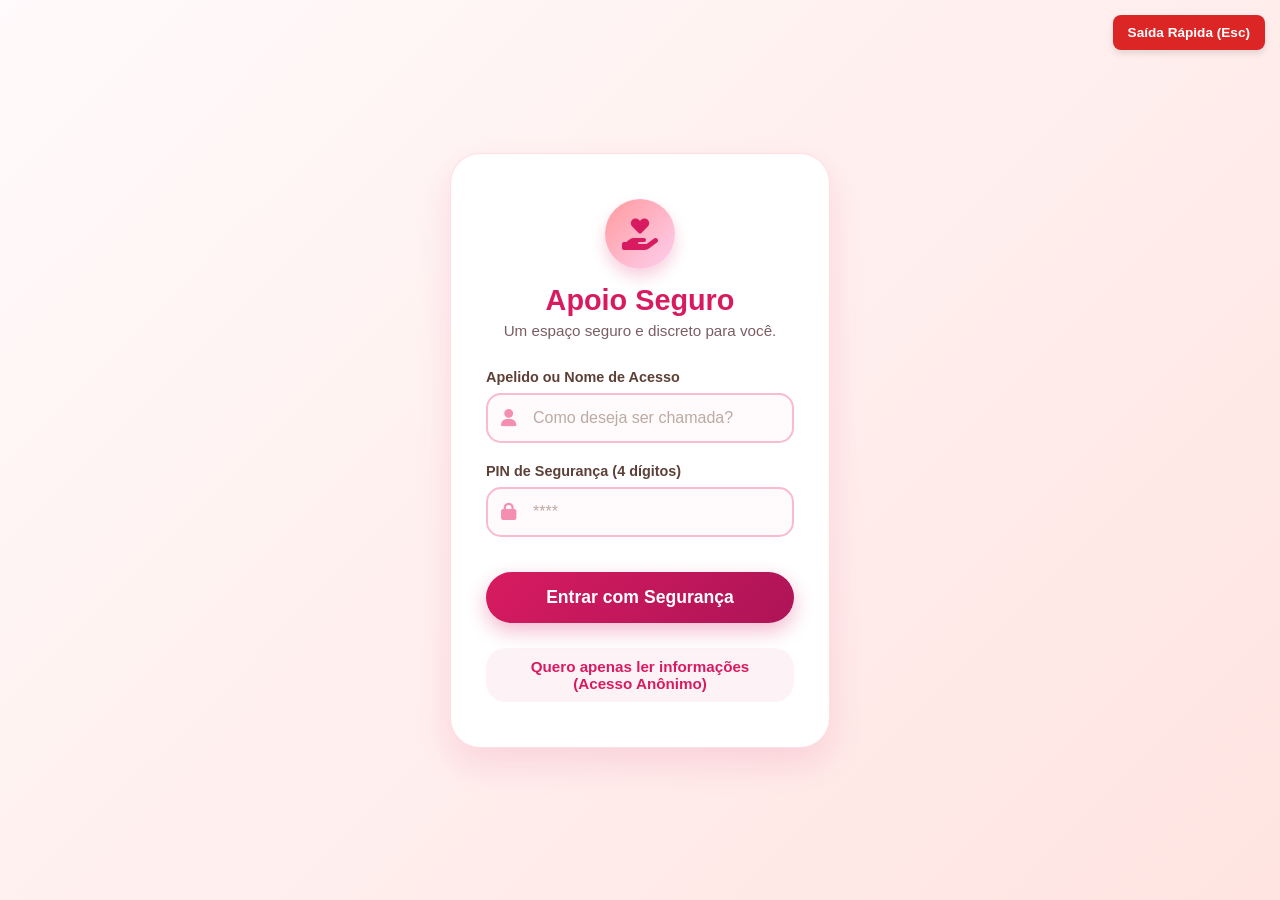
<file: AplicativoTechGirls/index.html>
<!DOCTYPE html>
<html lang="pt-BR">

<head>
    <meta charset="UTF-8">
    <meta name="viewport" content="width=device-width, initial-scale=1.0">
    <title>Apoio Seguro - Entrada</title>

    <link rel="stylesheet" href="https://cdnjs.cloudflare.com/ajax/libs/font-awesome/6.4.0/css/all.min.css">

    <link rel="stylesheet" href="CSS_paste/global.css">
    <link rel="stylesheet" href="CSS_paste/index.css">
</head>

<body class="login-body">
    <button id="quickExitBtn" class="quick-exit-btn" aria-label="Sair rapidamente do site">
        Saída Rápida (Esc)
    </button>

    <main class="login-container">
        <div class="login-card">
            <div class="logo-icon">
                <i class="fa-solid fa-hand-holding-heart"></i>
            </div>

            <h1>Apoio Seguro</h1>
            <p>Um espaço seguro e discreto para você.</p>

            <form id="loginForm">
                <div class="input-group">
                    <label for="nickname">Apelido ou Nome de Acesso</label>
                    <div class="input-wrapper">
                        <i class="fa-solid fa-user input-icon"></i>
                        <input type="text" id="nickname" placeholder="Como deseja ser chamada?" required>
                    </div>
                </div>

                <div class="input-group">
                    <label for="pin">PIN de Segurança (4 dígitos)</label>
                    <div class="input-wrapper">
                        <i class="fa-solid fa-lock input-icon"></i>
                        <input type="password" id="pin" placeholder="****" inputmode="numeric" maxlength="4" required>
                    </div>
                </div>

                <button type="submit" class="btn-primary">Entrar com Segurança</button>
            </form>

            <a href="dashboard.html" class="guest-link">Quero apenas ler informações (Acesso Anônimo)</a>
        </div>
    </main>

    <script src="script.js"></script>
</body>

</html>
</file>
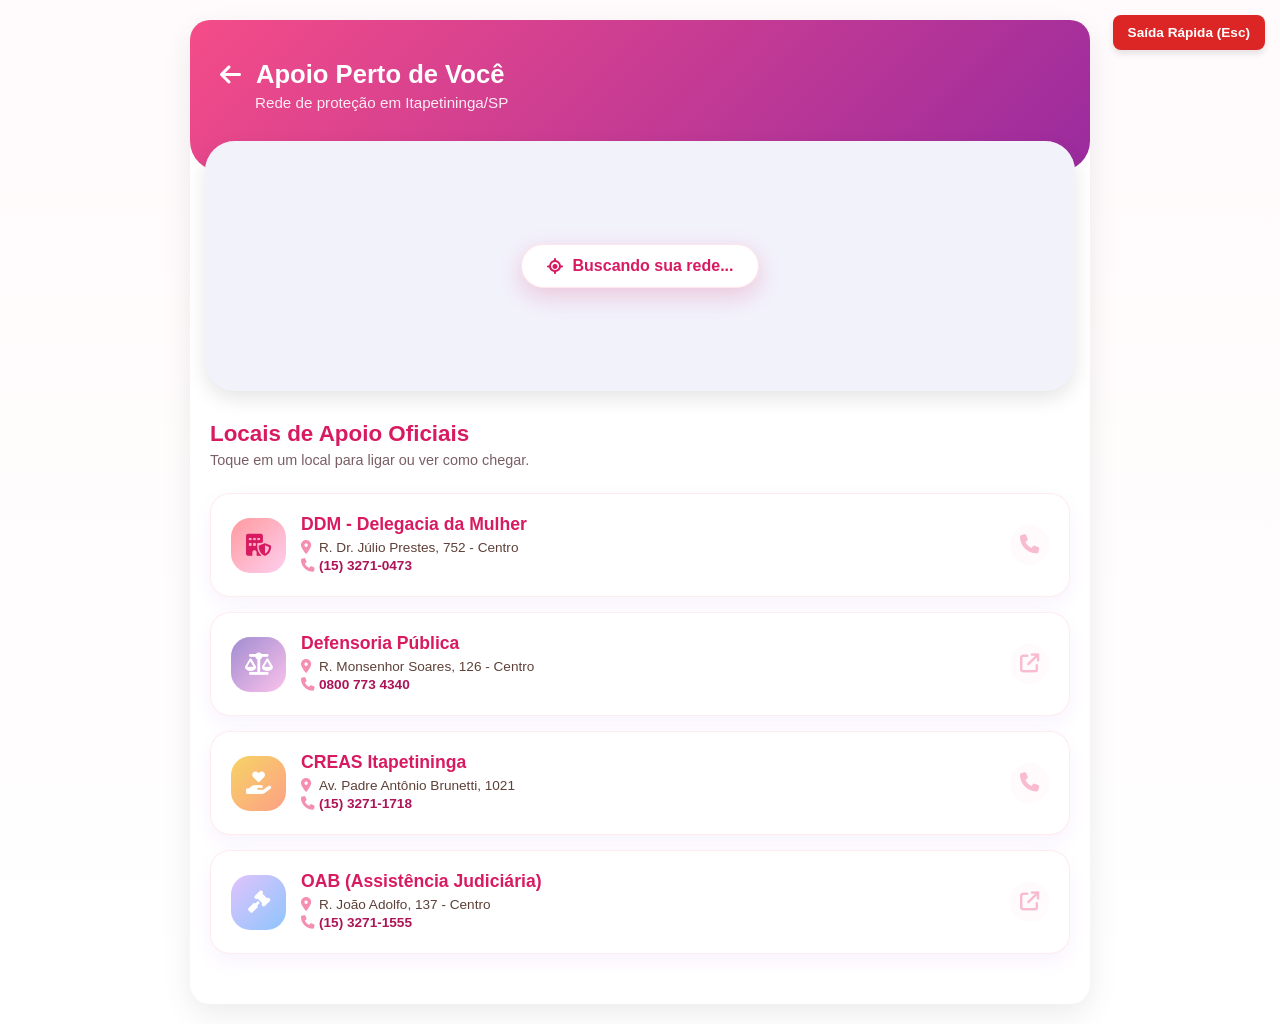
<file: AplicativoTechGirls/apoio.html>
<!DOCTYPE html>
<html lang="pt-BR">

<head>
    <meta charset="UTF-8">
    <meta name="viewport" content="width=device-width, initial-scale=1.0">
    <title>Apoio Seguro - Advocacia e Apoio (Itapetininga)</title>

    <link rel="stylesheet" href="https://cdnjs.cloudflare.com/ajax/libs/font-awesome/6.4.0/css/all.min.css">

    <link rel="stylesheet" href="CSS_paste/global.css">
    <link rel="stylesheet" href="CSS_paste/apoio.css">
</head>

<body class="app-body bg-light-pink-container">
    <button id="quickExitBtn" class="quick-exit-btn" aria-label="Sair rapidamente do site">
        Saída Rápida (Esc)
    </button>

    <main class="app-container no-padding-bottom">

        <header class="app-header header-padrao">
            <div class="header-title-row">
                <a href="dashboard.html" class="btn-voltar-icon" aria-label="Voltar para Início">
                    <i class="fa-solid fa-arrow-left"></i>
                </a>
                <h2>Apoio Perto de Você</h2>
            </div>
            <p class="header-subtitle">Rede de proteção em Itapetininga/SP</p>
        </header>

        <section class="mapa-container">
            <div class="badge-buscando" id="badgeBuscando">
                <i class="fa-solid fa-location-crosshairs icon-spin"></i>
                <span id="textoBuscando">Buscando sua rede...</span>
            </div>
        </section>

        <section class="bottom-sheet">
            <h3 class="sheet-title">Locais de Apoio Oficiais</h3>
            <p class="sheet-desc">Toque em um local para ligar ou ver como chegar.</p>

            <div class="lista-locais">

                <a href="tel:1532710473" class="local-card" title="Ligar para a DDM">
                    <div class="local-icon-box bg-pink">
                        <i class="fa-solid fa-building-shield"></i>
                    </div>
                    <div class="local-info">
                        <h4>DDM - Delegacia da Mulher</h4>
                        <p><i class="fa-solid fa-location-dot"></i> R. Dr. Júlio Prestes, 752 - Centro</p>
                        <p class="local-phone"><i class="fa-solid fa-phone"></i> (15) 3271-0473</p>
                    </div>
                    <i class="fa-solid fa-phone chevron-icon"></i>
                </a>

                <a href="https://www.defensoria.sp.def.br/" target="_blank" class="local-card" title="Ver no Mapa">
                    <div class="local-icon-box bg-purple">
                        <i class="fa-solid fa-scale-balanced"></i>
                    </div>
                    <div class="local-info">
                        <h4>Defensoria Pública</h4>
                        <p><i class="fa-solid fa-location-dot"></i> R. Monsenhor Soares, 126 - Centro</p>
                        <p class="local-phone"><i class="fa-solid fa-phone"></i> 0800 773 4340</p>
                    </div>
                    <i class="fa-solid fa-arrow-up-right-from-square chevron-icon"></i>
                </a>

                <a href="tel:1532711718" class="local-card" title="Ligar para o CREAS">
                    <div class="local-icon-box bg-orange">
                        <i class="fa-solid fa-hand-holding-heart"></i>
                    </div>
                    <div class="local-info">
                        <h4>CREAS Itapetininga</h4>
                        <p><i class="fa-solid fa-location-dot"></i> Av. Padre Antônio Brunetti, 1021</p>
                        <p class="local-phone"><i class="fa-solid fa-phone"></i> (15) 3271-1718</p>
                    </div>
                    <i class="fa-solid fa-phone chevron-icon"></i>
                </a>

                <a href="https://www.oabsp.org.br/subsecao/itapetininga" target="_blank" class="local-card" title="Ver no Mapa">
                    <div class="local-icon-box bg-grey">
                        <i class="fa-solid fa-gavel"></i>
                    </div>
                    <div class="local-info">
                        <h4>OAB (Assistência Judiciária)</h4>
                        <p><i class="fa-solid fa-location-dot"></i> R. João Adolfo, 137 - Centro</p>
                        <p class="local-phone"><i class="fa-solid fa-phone"></i> (15) 3271-1555</p>
                    </div>
                    <i class="fa-solid fa-arrow-up-right-from-square chevron-icon"></i>
                </a>

            </div>
        </section>

    </main>

    <script src="apoio.js"></script>
</body>

</html>
</file>
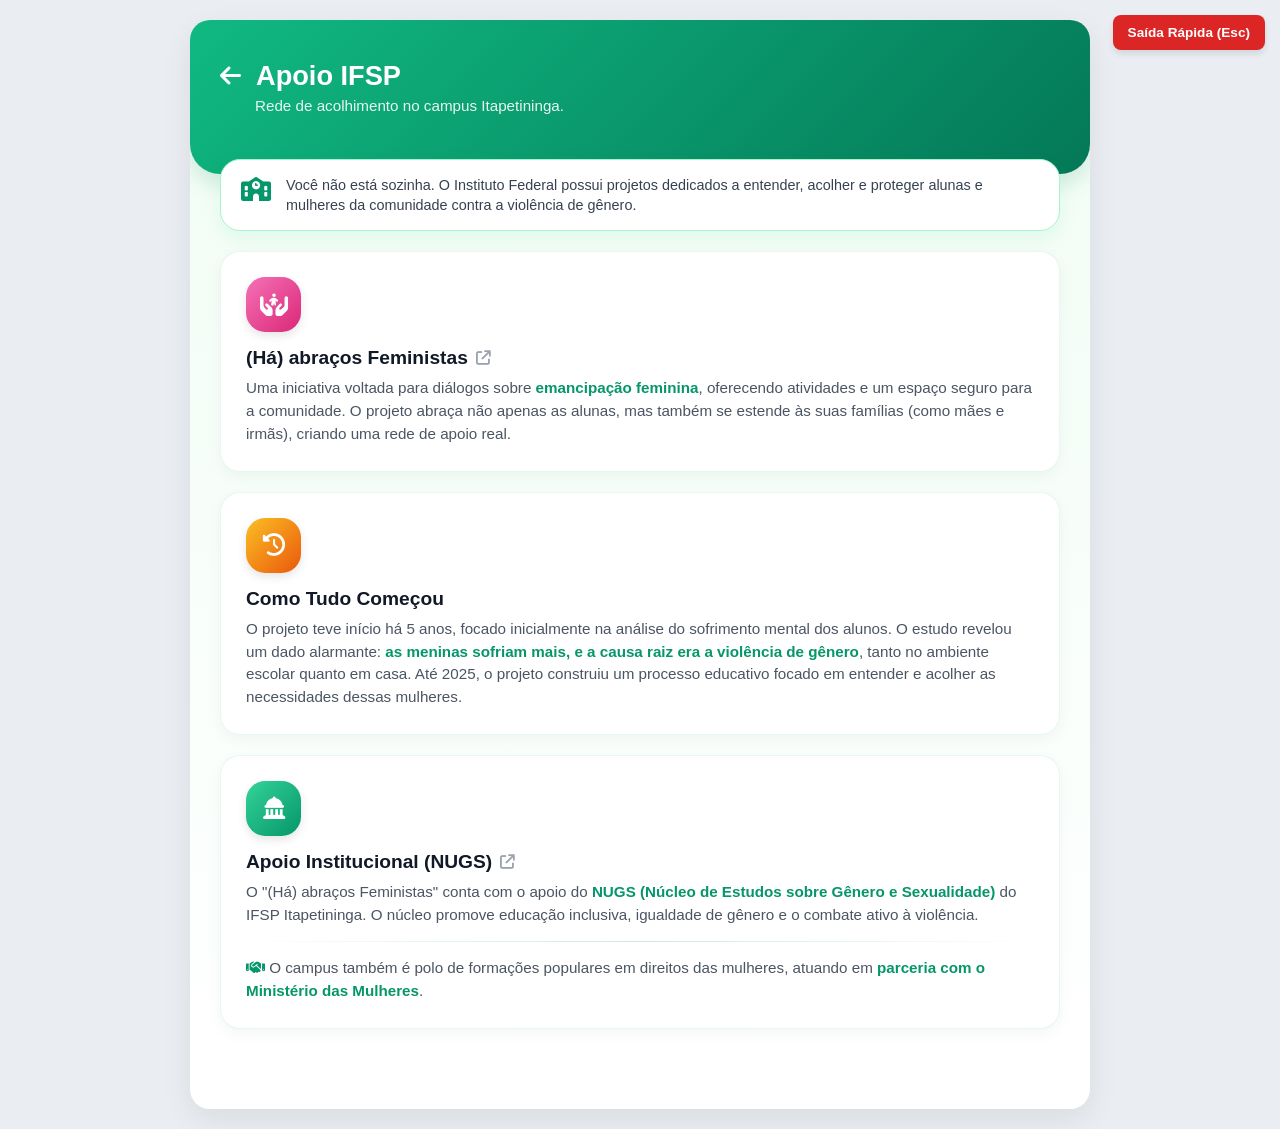
<file: AplicativoTechGirls/apoio_ifsp.html>
<!DOCTYPE html>
<html lang="pt-BR">

<head>
    <meta charset="UTF-8">
    <meta name="viewport" content="width=device-width, initial-scale=1.0">
    <title>Apoio Seguro - Apoio IFSP</title>

    <link rel="stylesheet" href="https://cdnjs.cloudflare.com/ajax/libs/font-awesome/6.4.0/css/all.min.css">
    <link rel="stylesheet" href="CSS_paste/global.css">
    <link rel="stylesheet" href="CSS_paste/apoio_ifsp.css">
</head>

<body class="app-body">
    <button id="quickExitBtn" class="quick-exit-btn" aria-label="Sair rapidamente do site">
        Saída Rápida (Esc)
    </button>

    <main class="app-container bg-light-green-container">

        <header class="app-header header-ifsp">
            <div class="header-title-row">
                <a href="dashboard.html" class="btn-voltar-icon"><i class="fa-solid fa-arrow-left"></i></a>
                <h2>Apoio IFSP</h2>
            </div>
            <p class="header-subtitle">Rede de acolhimento no campus Itapetininga.</p>
        </header>

        <section class="ifsp-content">

            <div class="info-box-ifsp">
                <i class="fa-solid fa-school info-icon-ifsp"></i>
                <p class="ifsp-descricao">
                    Você não está sozinha. O Instituto Federal possui projetos dedicados a entender, acolher e proteger alunas e mulheres da comunidade contra a violência de gênero.
                </p>
            </div>

            <div class="ifsp-card">
                <div class="ifsp-icon-box bg-pink">
                    <i class="fa-solid fa-hands-holding-child"></i>
                </div>
                <div class="ifsp-text">
                    <h3><a href="https://www.instagram.com/habracosfeministas?igsh=MWFvdG5mMXlyMzJkYw==" target="_blank" class="link-instagram">(Há) abraços Feministas <i class="fa-solid fa-arrow-up-right-from-square icone-link"></i></a></h3>
                    <p>
                        Uma iniciativa voltada para diálogos sobre <strong>emancipação feminina</strong>, oferecendo atividades e um espaço seguro para a comunidade. O projeto abraça não apenas as alunas, mas também se estende às suas famílias (como mães
                        e irmãs), criando uma rede de apoio real.
                    </p>
                </div>
            </div>

            <div class="ifsp-card">
                <div class="ifsp-icon-box bg-orange">
                    <i class="fa-solid fa-clock-rotate-left"></i>
                </div>
                <div class="ifsp-text">
                    <h3>Como Tudo Começou</h3>
                    <p>
                        O projeto teve início há 5 anos, focado inicialmente na análise do sofrimento mental dos alunos. O estudo revelou um dado alarmante: <strong>as meninas sofriam mais, e a causa raiz era a violência de gênero</strong>, tanto no ambiente
                        escolar quanto em casa. Até 2025, o projeto construiu um processo educativo focado em entender e acolher as necessidades dessas mulheres.
                    </p>
                </div>
            </div>

            <div class="ifsp-card">
                <div class="ifsp-icon-box bg-green-if">
                    <i class="fa-solid fa-landmark-dome"></i>
                </div>
                <div class="ifsp-text">
                    <h3><a href="https://www.instagram.com/nugs.ifsp?igsh=MTJjMmFwMmR6ZnRtag==" target="_blank" class="link-instagram">Apoio Institucional (NUGS) <i class="fa-solid fa-arrow-up-right-from-square icone-link"></i></a></h3>
                    <p>
                        O "(Há) abraços Feministas" conta com o apoio do <strong>NUGS (Núcleo de Estudos sobre Gênero e Sexualidade)</strong> do IFSP Itapetininga. O núcleo promove educação inclusiva, igualdade de gênero e o combate ativo à violência.
                    </p>
                    <hr class="linha-divisoria">
                    <p>
                        <i class="fa-solid fa-handshake text-green-if"></i> O campus também é polo de formações populares em direitos das mulheres, atuando em <strong>parceria com o Ministério das Mulheres</strong>.
                    </p>
                </div>
            </div>

        </section>
    </main>

    <script src="apoio_ifsp.js"></script>
</body>

</html>
</file>
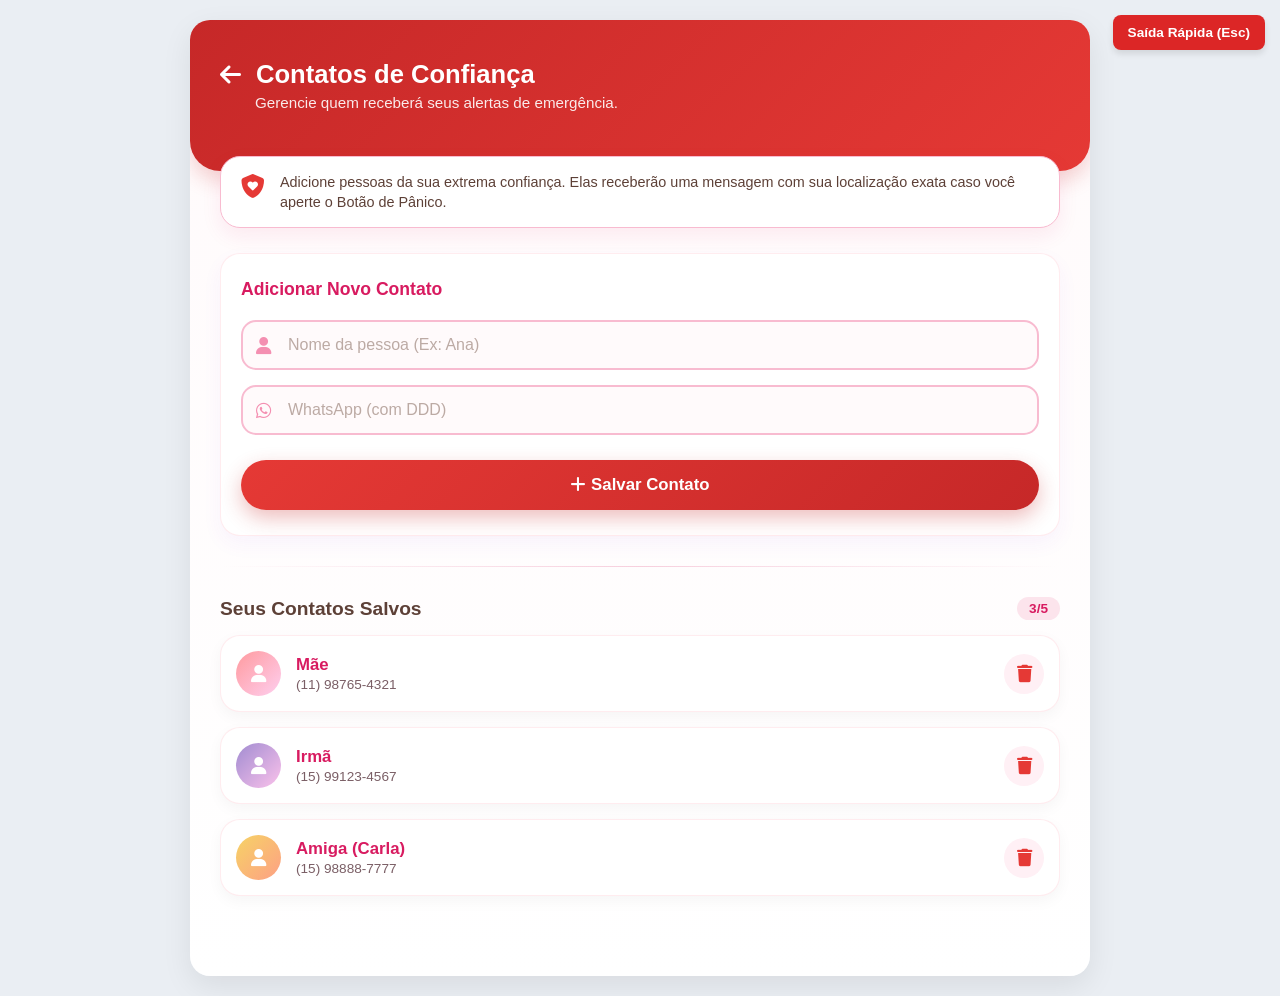
<file: AplicativoTechGirls/contatos.html>
<!DOCTYPE html>
<html lang="pt-BR">

<head>
    <meta charset="UTF-8">
    <meta name="viewport" content="width=device-width, initial-scale=1.0">
    <title>Apoio Seguro - Configurar Contatos</title>

    <link rel="stylesheet" href="https://cdnjs.cloudflare.com/ajax/libs/font-awesome/6.4.0/css/all.min.css">

    <link rel="stylesheet" href="CSS_paste/global.css">
    <link rel="stylesheet" href="CSS_paste/contatos.css">
</head>

<body class="app-body">
    <button id="quickExitBtn" class="quick-exit-btn" aria-label="Sair rapidamente do site">
        Saída Rápida (Esc)
    </button>

    <main class="app-container bg-light-pink-container">

        <header class="app-header header-panico">
            <div class="header-title-row">
                <a href="emergencia.html" class="btn-voltar-icon"><i class="fa-solid fa-arrow-left"></i></a>
                <h2>Contatos de Confiança</h2>
            </div>
            <p class="header-subtitle">Gerencie quem receberá seus alertas de emergência.</p>
        </header>

        <section class="contatos-content">

            <div class="info-box-contatos">
                <i class="fa-solid fa-shield-heart info-icon-contatos"></i>
                <p class="panico-descricao">
                    Adicione pessoas da sua extrema confiança. Elas receberão uma mensagem com sua localização exata caso você aperte o Botão de Pânico.
                </p>
            </div>

            <form id="formContato" class="form-contato">
                <h3 class="form-title">Adicionar Novo Contato</h3>

                <div class="input-wrapper">
                    <i class="fa-solid fa-user"></i>
                    <input type="text" id="nomeContato" class="input-contato" placeholder="Nome da pessoa (Ex: Ana)" required>
                </div>

                <div class="input-wrapper">
                    <i class="fa-brands fa-whatsapp"></i>
                    <input type="tel" id="telefoneContato" class="input-contato" placeholder="WhatsApp (com DDD)" required>
                </div>

                <button type="submit" class="btn-adicionar">
                    <i class="fa-solid fa-plus"></i> Salvar Contato
                </button>
            </form>

            <hr class="divisor">

            <div class="header-lista-contatos">
                <h3 class="section-title">Seus Contatos Salvos</h3>
                <span class="badge-contador">3/5</span>
            </div>

            <div class="lista-contatos" id="listaContatos">
                <div class="contato-card">
                    <div class="contato-avatar bg-pink">
                        <i class="fa-solid fa-user"></i>
                    </div>
                    <div class="contato-info">
                        <h4>Mãe</h4>
                        <p>(11) 98765-4321</p>
                    </div>
                    <button class="btn-remover" title="Remover contato"><i class="fa-solid fa-trash"></i></button>
                </div>

                <div class="contato-card">
                    <div class="contato-avatar bg-purple">
                        <i class="fa-solid fa-user"></i>
                    </div>
                    <div class="contato-info">
                        <h4>Irmã</h4>
                        <p>(15) 99123-4567</p>
                    </div>
                    <button class="btn-remover" title="Remover contato"><i class="fa-solid fa-trash"></i></button>
                </div>

                <div class="contato-card">
                    <div class="contato-avatar bg-orange">
                        <i class="fa-solid fa-user"></i>
                    </div>
                    <div class="contato-info">
                        <h4>Amiga (Carla)</h4>
                        <p>(15) 98888-7777</p>
                    </div>
                    <button class="btn-remover" title="Remover contato"><i class="fa-solid fa-trash"></i></button>
                </div>
            </div>

        </section>
    </main>

    <script src="contatos.js"></script>
</body>

</html>
</file>
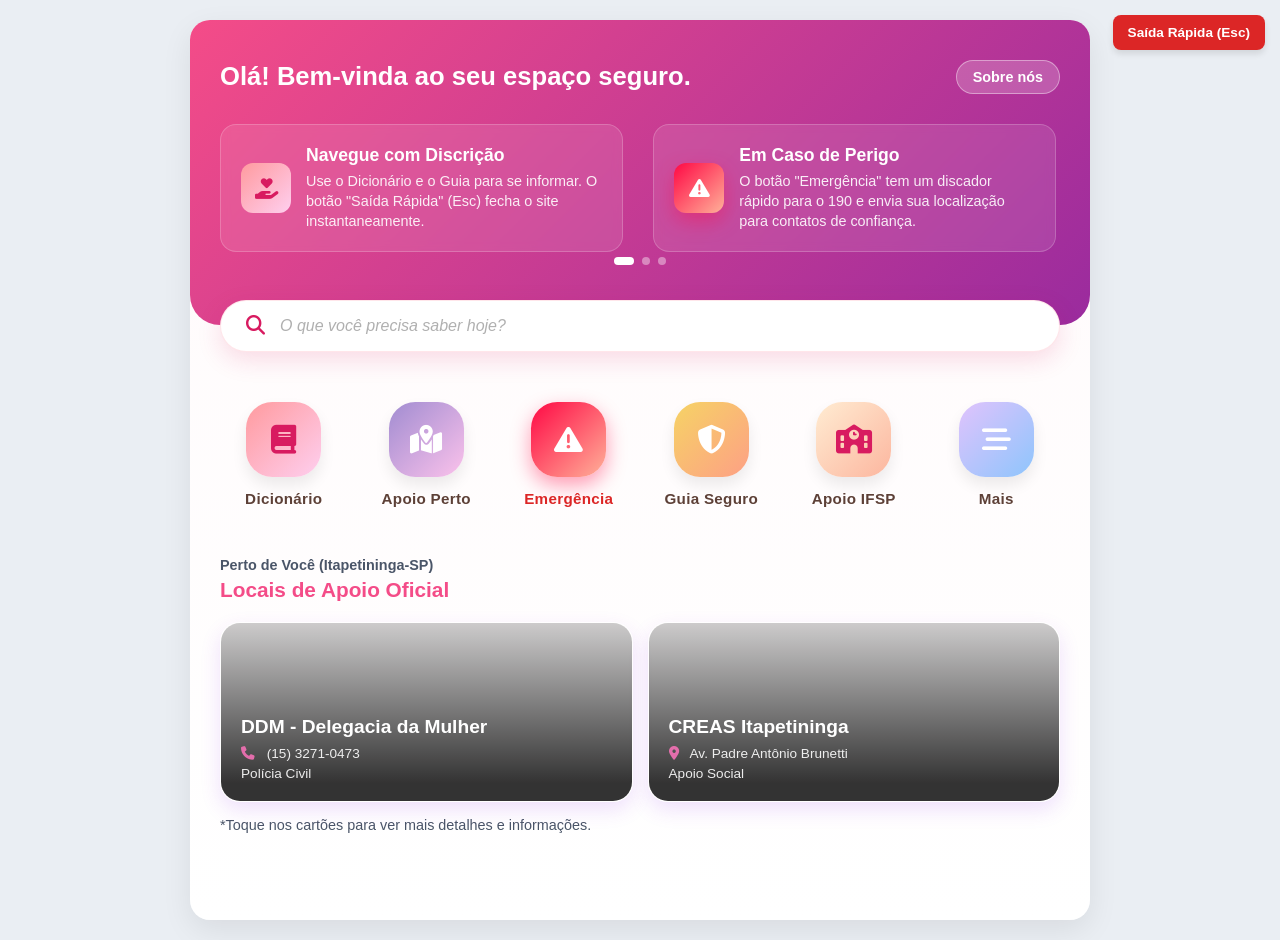
<file: AplicativoTechGirls/dashboard.html>
<!DOCTYPE html>
<html lang="pt-BR">

<head>
    <meta charset="UTF-8">
    <meta name="viewport" content="width=device-width, initial-scale=1.0">
    <title>Apoio Seguro - Início</title>

    <link rel="stylesheet" href="https://cdnjs.cloudflare.com/ajax/libs/font-awesome/6.4.0/css/all.min.css">

    <link rel="stylesheet" href="CSS_paste/global.css">
    <link rel="stylesheet" href="CSS_paste/dashboard.css">
</head>

<body class="app-body">
    <button id="quickExitBtn" class="quick-exit-btn" aria-label="Sair rapidamente do site">
        Saída Rápida (Esc)
    </button>

    <main class="app-container bg-light-pink-container">

        <header class="welcome-header">
            <div class="header-top">
                <h2>Olá! Bem-vinda ao seu espaço seguro.</h2>
                <button id="btnSobreNos" class="btn-sobre-nos-sm">Sobre nós</button>
            </div>

            <div class="carousel-container">
                <div class="carousel-slides" id="carouselSlides">

                    <div class="slide">
                        <div class="slide-icon bg-pink"><i class="fa-solid fa-hand-holding-heart"></i></div>
                        <div class="slide-content">
                            <h3>Navegue com Discrição</h3>
                            <p>Use o Dicionário e o Guia para se informar. O botão "Saída Rápida" (Esc) fecha o site instantaneamente.</p>
                        </div>
                    </div>

                    <div class="slide">
                        <div class="slide-icon bg-red"><i class="fa-solid fa-triangle-exclamation"></i></div>
                        <div class="slide-content">
                            <h3>Em Caso de Perigo</h3>
                            <p>O botão "Emergência" tem um discador rápido para o 190 e envia sua localização para contatos de confiança.</p>
                        </div>
                    </div>

                    <div class="slide">
                        <div class="slide-icon bg-purple"><i class="fa-solid fa-mask"></i></div>
                        <div class="slide-content">
                            <h3>Proteja sua Privacidade</h3>
                            <p>No menu "Mais", ative a Camuflagem para disfarçar este app como um site de receitas.</p>
                        </div>
                    </div>
                </div>
                <div class="carousel-dots" id="carouselDots"></div>
            </div>
        </header>

        <div class="search-container-landing">
            <div class="search-bar-white">
                <i class="fa-solid fa-magnifying-glass text-pink"></i>
                <input type="text" id="searchInput" placeholder="O que você precisa saber hoje?" autocomplete="off">
            </div>
            <ul id="searchResults" class="search-results-dropdown" style="display: none;"></ul>
        </div>

        <section class="grid-menu">
            <button class="menu-item" id="btnDicionario">
                <div class="icon-circle bg-pink"><i class="fa-solid fa-book"></i></div>
                <span>Dicionário</span>
            </button>

            <button class="menu-item" id="btnApoio">
                <div class="icon-circle bg-purple"><i class="fa-solid fa-map-location-dot"></i></div>
                <span>Apoio Perto</span>
            </button>

            <button class="menu-item" id="btnEmergencia">
                <div class="icon-circle bg-red"><i class="fa-solid fa-triangle-exclamation"></i></div>
                <span class="text-red">Emergência</span>
            </button>

            <button class="menu-item" id="btnGuia">
                <div class="icon-circle bg-orange"><i class="fa-solid fa-shield-halved"></i></div>
                <span>Guia Seguro</span>
            </button>

            <button class="menu-item" id="btnApoioIFSP">
                <div class="icon-circle bg-light-pink"><i class="fa-solid fa-school text-pink"></i></div>
                <span>Apoio IFSP</span>
            </button>

            <button class="menu-item" id="btnMais">
                <div class="icon-circle bg-grey"><i class="fa-solid fa-bars-staggered"></i></div>
                <span>Mais</span>
            </button>
        </section>

        <section class="support-network">
            <div class="support-header">
                <div>
                    <span class="subtitle">Perto de Você (Itapetininga-SP)</span>
                    <h3>Locais de Apoio Oficial</h3>
                </div>
            </div>

            <div class="cards-desktop-grid">
                <a href="https://mulher.podemos.org.br/store/delegacia-de-defesa-da-mulher-itapetininga/" target="_blank" class="support-card card-ddm-itape" title="Ver informações da DDM">
                    <div class="card-content">
                        <h4>DDM - Delegacia da Mulher</h4>
                        <div class="card-info">
                            <span><i class="fa-solid fa-phone"></i> (15) 3271-0473</span>
                            <span class="status">Polícia Civil</span>
                        </div>
                    </div>
                </a>

                <a href="https://previdencia.social/endereco-e-telefone-assistente-social-creas-de-itapetininga-sp/" target="_blank" class="support-card card-creas-itape" title="Ver informações do CREAS">
                    <div class="card-content">
                        <h4>CREAS Itapetininga</h4>
                        <div class="card-info">
                            <span><i class="fa-solid fa-location-dot"></i> Av. Padre Antônio Brunetti</span>
                            <span class="status">Apoio Social</span>
                        </div>
                    </div>
                </a>
            </div>
            <p style="margin-top: 15px; font-size: 0.9rem; color: var(--text-muted);">*Toque nos cartões para ver mais detalhes e informações.</p>
        </section>
    </main>

    <script src="dashboard.js"></script>
</body>

</html>
</file>
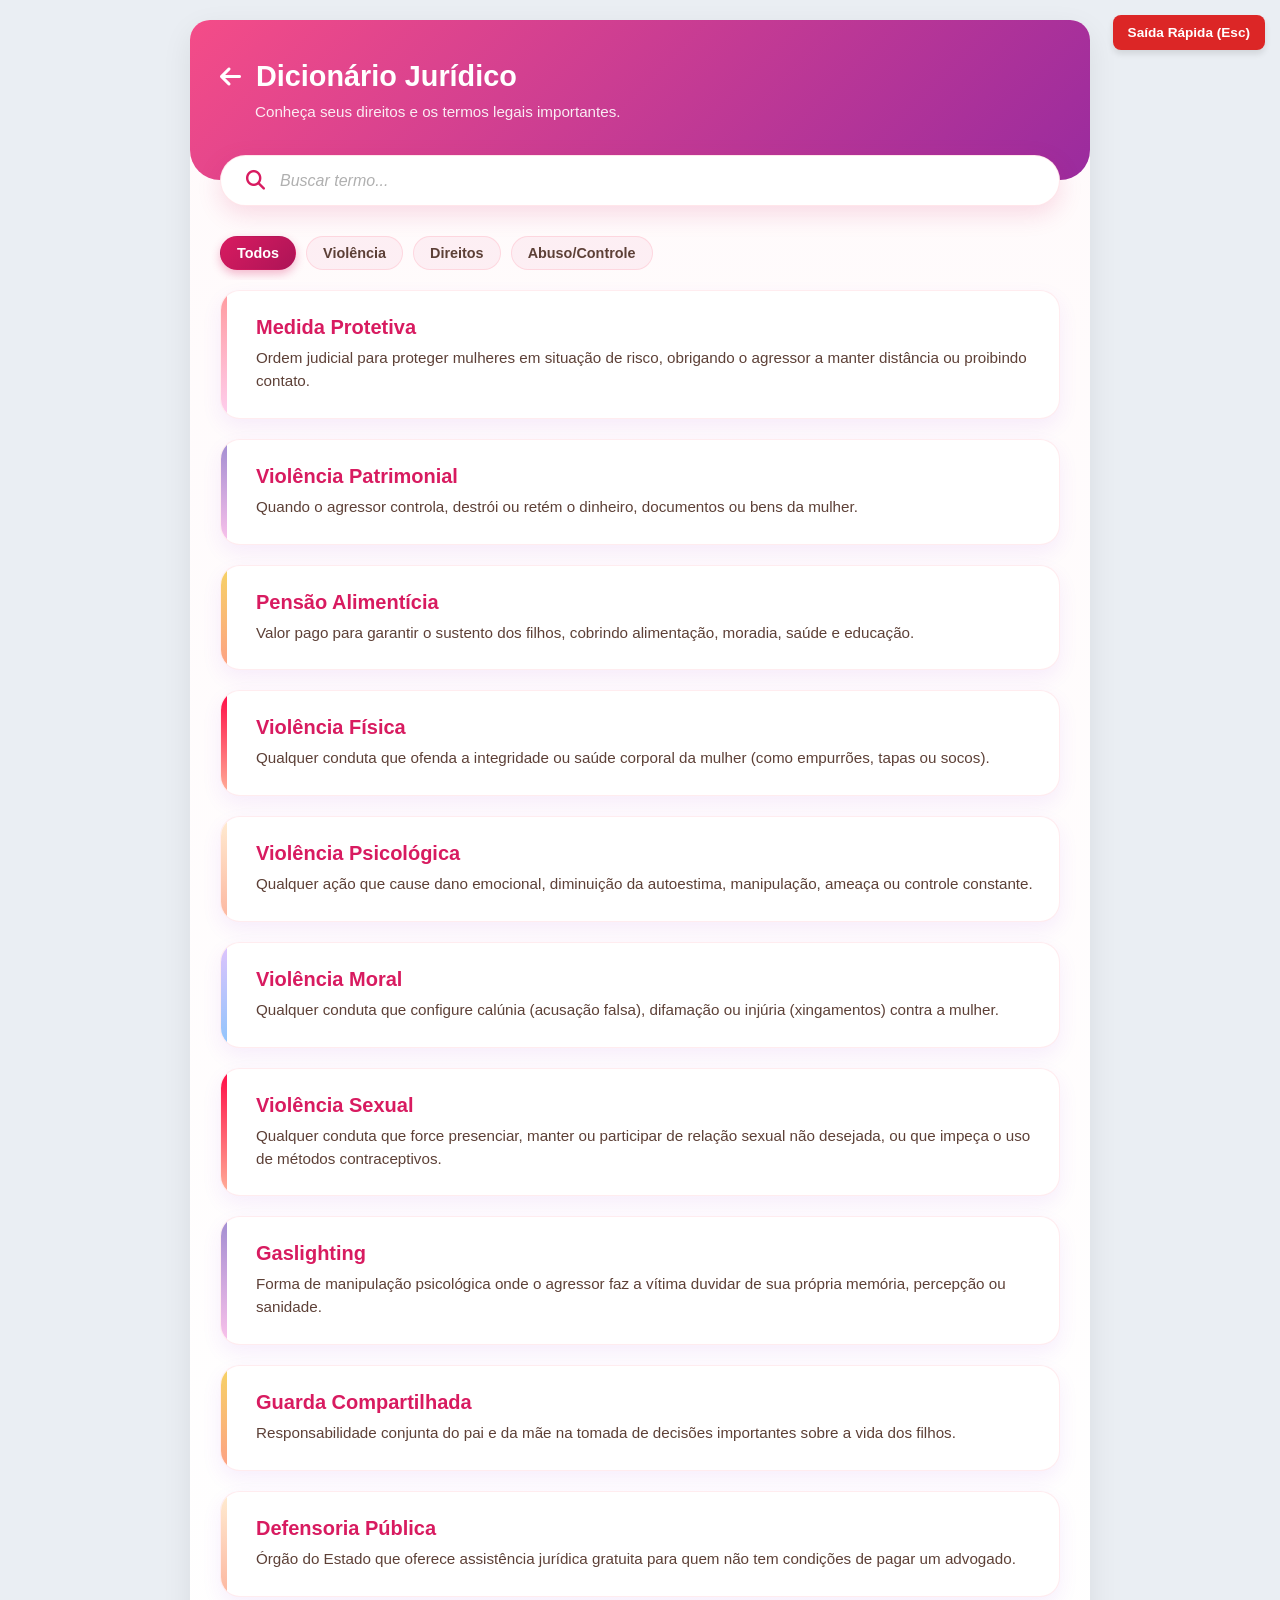
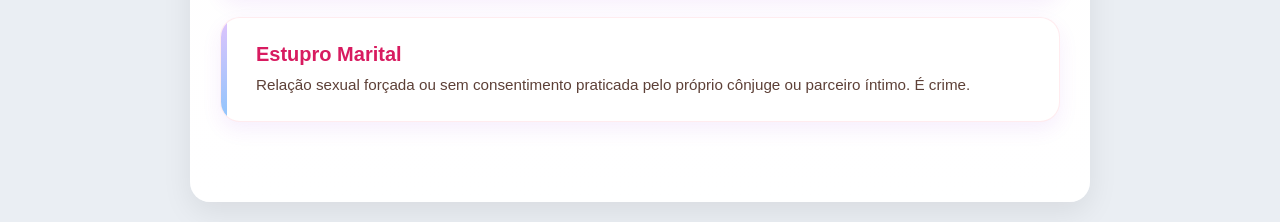
<file: AplicativoTechGirls/dicionario.html>
<!DOCTYPE html>
<html lang="pt-BR">

<head>
    <meta charset="UTF-8">
    <meta name="viewport" content="width=device-width, initial-scale=1.0">
    <title>Apoio Seguro - Dicionário Jurídico</title>

    <link rel="stylesheet" href="https://cdnjs.cloudflare.com/ajax/libs/font-awesome/6.4.0/css/all.min.css">

    <link rel="stylesheet" href="CSS_paste/global.css">
    <link rel="stylesheet" href="CSS_paste/dicionario.css">
</head>

<body class="app-body">
    <button id="quickExitBtn" class="quick-exit-btn" aria-label="Sair rapidamente do site">
        Saída Rápida (Esc)
    </button>

    <main class="app-container bg-light-pink-container">

        <header class="welcome-header dic-header">
            <div class="header-title-row">
                <a href="dashboard.html" class="btn-voltar-icon" aria-label="Voltar para Início">
                    <i class="fa-solid fa-arrow-left"></i>
                </a>
                <h2>Dicionário Jurídico</h2>
            </div>
            <p class="header-subtitle">Conheça seus direitos e os termos legais importantes.</p>
        </header>

        <div class="search-container-dic">
            <div class="search-bar-white">
                <i class="fa-solid fa-magnifying-glass text-pink"></i>
                <input type="text" id="searchInput" placeholder="Buscar termo...">
            </div>
        </div>

        <section class="filtros-container">
            <button class="btn-filtro active" data-filter="todos">Todos</button>
            <button class="btn-filtro" data-filter="violencia">Violência</button>
            <button class="btn-filtro" data-filter="direito">Direitos</button>
            <button class="btn-filtro" data-filter="abuso">Abuso/Controle</button>
        </section>

        <section class="dicionario-lista" id="dicionarioLista">

            <div class="dic-card" data-category="direito">
                <div class="dic-card-header bg-pink"></div>
                <h3 class="dic-title">Medida Protetiva</h3>
                <p class="dic-desc">Ordem judicial para proteger mulheres em situação de risco, obrigando o agressor a manter distância ou proibindo contato.</p>
            </div>

            <div class="dic-card" data-category="violencia abuso">
                <div class="dic-card-header bg-purple"></div>
                <h3 class="dic-title">Violência Patrimonial</h3>
                <p class="dic-desc">Quando o agressor controla, destrói ou retém o dinheiro, documentos ou bens da mulher.</p>
            </div>

            <div class="dic-card" data-category="direito">
                <div class="dic-card-header bg-orange"></div>
                <h3 class="dic-title">Pensão Alimentícia</h3>
                <p class="dic-desc">Valor pago para garantir o sustento dos filhos, cobrindo alimentação, moradia, saúde e educação.</p>
            </div>

            <div class="dic-card" data-category="violencia">
                <div class="dic-card-header bg-red"></div>
                <h3 class="dic-title">Violência Física</h3>
                <p class="dic-desc">Qualquer conduta que ofenda a integridade ou saúde corporal da mulher (como empurrões, tapas ou socos).</p>
            </div>

            <div class="dic-card" data-category="violencia abuso">
                <div class="dic-card-header bg-light-pink"></div>
                <h3 class="dic-title">Violência Psicológica</h3>
                <p class="dic-desc">Qualquer ação que cause dano emocional, diminuição da autoestima, manipulação, ameaça ou controle constante.</p>
            </div>

            <div class="dic-card" data-category="violencia">
                <div class="dic-card-header bg-grey"></div>
                <h3 class="dic-title">Violência Moral</h3>
                <p class="dic-desc">Qualquer conduta que configure calúnia (acusação falsa), difamação ou injúria (xingamentos) contra a mulher.</p>
            </div>

            <div class="dic-card" data-category="violencia abuso">
                <div class="dic-card-header bg-red"></div>
                <h3 class="dic-title">Violência Sexual</h3>
                <p class="dic-desc">Qualquer conduta que force presenciar, manter ou participar de relação sexual não desejada, ou que impeça o uso de métodos contraceptivos.</p>
            </div>

            <div class="dic-card" data-category="abuso">
                <div class="dic-card-header bg-purple"></div>
                <h3 class="dic-title">Gaslighting</h3>
                <p class="dic-desc">Forma de manipulação psicológica onde o agressor faz a vítima duvidar de sua própria memória, percepção ou sanidade.</p>
            </div>

            <div class="dic-card" data-category="direito">
                <div class="dic-card-header bg-orange"></div>
                <h3 class="dic-title">Guarda Compartilhada</h3>
                <p class="dic-desc">Responsabilidade conjunta do pai e da mãe na tomada de decisões importantes sobre a vida dos filhos.</p>
            </div>

            <div class="dic-card" data-category="direito">
                <div class="dic-card-header bg-light-pink"></div>
                <h3 class="dic-title">Defensoria Pública</h3>
                <p class="dic-desc">Órgão do Estado que oferece assistência jurídica gratuita para quem não tem condições de pagar um advogado.</p>
            </div>

            <div class="dic-card" data-category="abuso">
                <div class="dic-card-header bg-grey"></div>
                <h3 class="dic-title">Estupro Marital</h3>
                <p class="dic-desc">Relação sexual forçada ou sem consentimento praticada pelo próprio cônjuge ou parceiro íntimo. É crime.</p>
            </div>

        </section>
    </main>

    <script src="dicionario.js"></script>
</body>

</html>
</file>
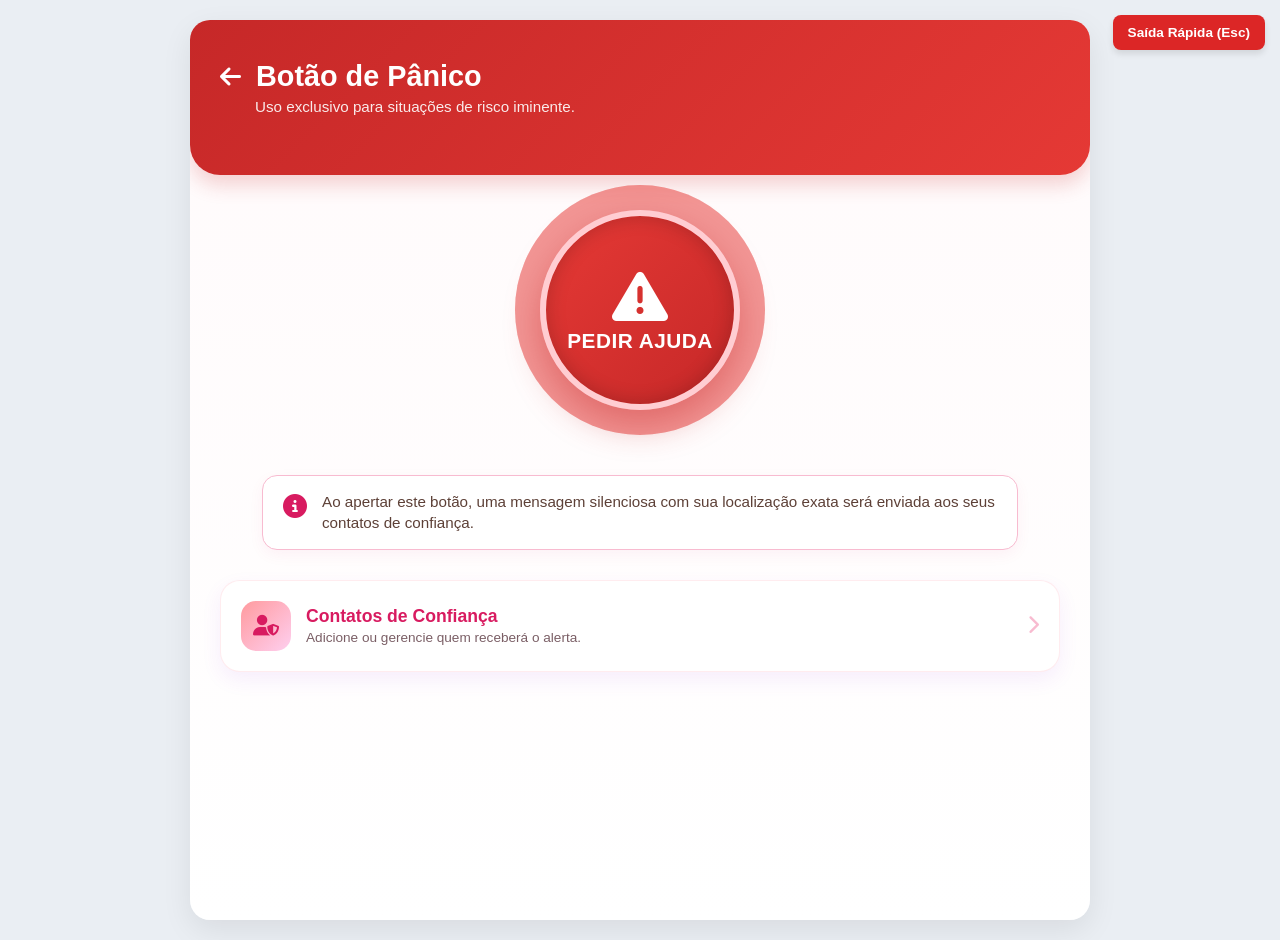
<file: AplicativoTechGirls/emergencia.html>
<!DOCTYPE html>
<html lang="pt-BR">

<head>
    <meta charset="UTF-8">
    <meta name="viewport" content="width=device-width, initial-scale=1.0">
    <title>Apoio Seguro - Botão de Pânico</title>

    <link rel="stylesheet" href="https://cdnjs.cloudflare.com/ajax/libs/font-awesome/6.4.0/css/all.min.css">

    <link rel="stylesheet" href="CSS_paste/global.css">
    <link rel="stylesheet" href="CSS_paste/emergencia.css">
</head>

<body class="app-body">
    <button id="quickExitBtn" class="quick-exit-btn" aria-label="Sair rapidamente do site">
        Saída Rápida (Esc)
    </button>

    <main class="app-container bg-light-pink-container">

        <header class="app-header header-panico">
            <div class="header-title-row">
                <a href="dashboard.html" class="btn-voltar-icon"><i class="fa-solid fa-arrow-left"></i></a>
                <h2>Botão de Pânico</h2>
            </div>
            <p class="header-subtitle">Uso exclusivo para situações de risco iminente.</p>
        </header>

        <section class="panico-content">
            <div class="sos-center-wrapper">
                <div class="pulse-ring ring-1"></div>
                <div class="pulse-ring ring-2"></div>

                <button id="btnPedirAjuda" class="btn-pedir-ajuda">
                    <i class="fa-solid fa-triangle-exclamation"></i>
                    <span>PEDIR AJUDA</span>
                </button>
            </div>

            <div class="info-box">
                <i class="fa-solid fa-circle-info info-icon"></i>
                <p class="panico-descricao">
                    Ao apertar este botão, uma mensagem silenciosa com sua localização exata será enviada aos seus contatos de confiança.
                </p>
            </div>

            <div class="contatos-card" id="btnConfigurarContatos">
                <div class="contatos-icon">
                    <i class="fa-solid fa-user-shield"></i>
                </div>
                <div class="contatos-text">
                    <h4>Contatos de Confiança</h4>
                    <p>Adicione ou gerencie quem receberá o alerta.</p>
                </div>
                <i class="fa-solid fa-chevron-right chevron-icon"></i>
            </div>

        </section>
    </main>

    <script src="emergencia.js"></script>
</body>

</html>
</file>
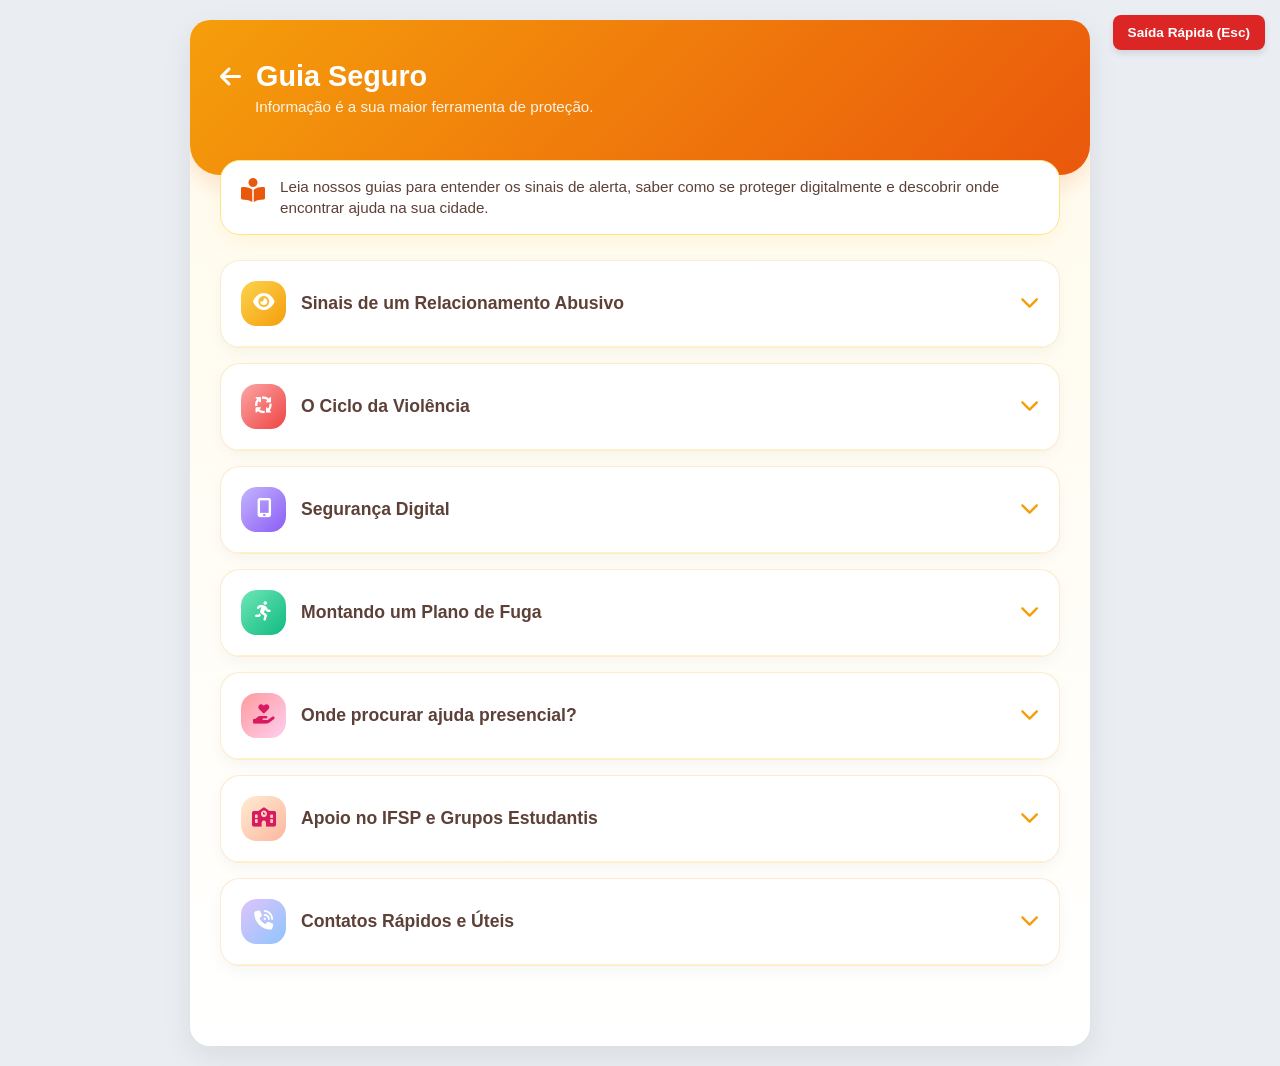
<file: AplicativoTechGirls/guia.html>
<!DOCTYPE html>
<html lang="pt-BR">

<head>
    <meta charset="UTF-8">
    <meta name="viewport" content="width=device-width, initial-scale=1.0">
    <title>Apoio Seguro - Guia Seguro</title>

    <link rel="stylesheet" href="https://cdnjs.cloudflare.com/ajax/libs/font-awesome/6.4.0/css/all.min.css">

    <link rel="stylesheet" href="CSS_paste/global.css">
    <link rel="stylesheet" href="CSS_paste/guia.css">
</head>

<body class="app-body">
    <button id="quickExitBtn" class="quick-exit-btn" aria-label="Sair rapidamente do site">
        Saída Rápida (Esc)
    </button>

    <main class="app-container bg-light-orange-container">

        <header class="app-header header-laranja">
            <div class="header-title-row">
                <a href="dashboard.html" class="btn-voltar-icon"><i class="fa-solid fa-arrow-left"></i></a>
                <h2>Guia Seguro</h2>
            </div>
            <p class="header-subtitle">Informação é a sua maior ferramenta de proteção.</p>
        </header>

        <section class="guia-content">

            <div class="info-box-guia">
                <i class="fa-solid fa-book-open-reader info-icon-guia"></i>
                <p class="panico-descricao">
                    Leia nossos guias para entender os sinais de alerta, saber como se proteger digitalmente e descobrir onde encontrar ajuda na sua cidade.
                </p>
            </div>

            <div class="guia-lista">

                <div class="guia-card">
                    <button class="guia-card-header">
                        <div class="guia-icon bg-orange"><i class="fa-solid fa-eye"></i></div>
                        <h3>Sinais de um Relacionamento Abusivo</h3>
                        <i class="fa-solid fa-chevron-down seta"></i>
                    </button>
                    <div class="guia-card-body">
                        <div class="guia-card-body-content">
                            <p>O abuso raramente começa com agressão física. Fique atenta a estes sinais iniciais:</p>
                            <ul>
                                <li><strong>Controle:</strong> Quer saber suas senhas, onde você está e com quem fala o tempo todo.</li>
                                <li><strong>Isolamento:</strong> Afasta você de amigos e familiares, dizendo que "eles não prestam" ou "têm inveja".</li>
                                <li><strong>Culpa:</strong> Faz você acreditar que tudo de ruim que acontece na relação é culpa sua.</li>
                                <li><strong>Ciúme excessivo:</strong> Confunde ciúme doentio com "excesso de amor".</li>
                            </ul>
                        </div>
                    </div>
                </div>

                <div class="guia-card">
                    <button class="guia-card-header">
                        <div class="guia-icon bg-red"><i class="fa-solid fa-arrows-spin"></i></div>
                        <h3>O Ciclo da Violência</h3>
                        <i class="fa-solid fa-chevron-down seta"></i>
                    </button>
                    <div class="guia-card-body">
                        <div class="guia-card-body-content">
                            <p>A violência doméstica costuma seguir um padrão de três fases que se repetem e pioram com o tempo:</p>
                            <ol>
                                <li><strong>Aumento de Tensão:</strong> O agressor fica irritado com facilidade, ocorrem xingamentos e ameaças. A mulher tenta "pisar em ovos".</li>
                                <li><strong>Ato de Violência:</strong> A tensão explode em agressão (física, psicológica, sexual ou patrimonial).</li>
                                <li><strong>Lua de Mel:</strong> O agressor pede desculpas, chora, promete que nunca mais vai acontecer e se mostra carinhoso, dando falsas esperanças.</li>
                            </ol>
                        </div>
                    </div>
                </div>

                <div class="guia-card">
                    <button class="guia-card-header">
                        <div class="guia-icon bg-purple"><i class="fa-solid fa-mobile-screen-button"></i></div>
                        <h3>Segurança Digital</h3>
                        <i class="fa-solid fa-chevron-down seta"></i>
                    </button>
                    <div class="guia-card-body">
                        <div class="guia-card-body-content">
                            <p>Se você suspeita que seu celular ou computador é monitorado:</p>
                            <ul>
                                <li>Use as abas anônimas do navegador para buscar ajuda.</li>
                                <li>Limpe o histórico de chamadas e de navegação regularmente.</li>
                                <li>Não salve contatos de redes de apoio com nomes óbvios (ex: salve a delegacia como "Clínica" ou "Restaurante").</li>
                                <li>Sempre use o botão "Saída Rápida (Esc)" deste aplicativo se ele se aproximar.</li>
                            </ul>
                        </div>
                    </div>
                </div>

                <div class="guia-card">
                    <button class="guia-card-header">
                        <div class="guia-icon bg-green"><i class="fa-solid fa-person-running"></i></div>
                        <h3>Montando um Plano de Fuga</h3>
                        <i class="fa-solid fa-chevron-down seta"></i>
                    </button>
                    <div class="guia-card-body">
                        <div class="guia-card-body-content">
                            <p>Caso precise sair de casa às pressas, esteja preparada:</p>
                            <ul>
                                <li>Esconda uma bolsa pequena com cópias de documentos seus e de seus filhos, chaves extras e algum dinheiro.</li>
                                <li>Combine uma palavra de código com seus vizinhos ou amigos de confiança para que chamem a polícia (190).</li>
                                <li>Identifique a rota de saída mais fácil e evite cômodos com objetos perigosos (como a cozinha) durante uma discussão.</li>
                            </ul>
                        </div>
                    </div>
                </div>

                <div class="guia-card">
                    <button class="guia-card-header">
                        <div class="guia-icon bg-pink"><i class="fa-solid fa-hand-holding-heart"></i></div>
                        <h3>Onde procurar ajuda presencial?</h3>
                        <i class="fa-solid fa-chevron-down seta"></i>
                    </button>
                    <div class="guia-card-body">
                        <div class="guia-card-body-content">
                            <p>Em <strong>Itapetininga/SP</strong>, você pode recorrer aos seguintes locais para acolhimento, denúncia ou apoio social:</p>
                            <ul>
                                <li><strong>DDM (Delegacia da Mulher):</strong> Local para registrar Boletim de Ocorrência e solicitar Medida Protetiva. (R. Dr. Júlio Prestes, 752).</li>
                                <li><strong>CREAS:</strong> Oferece apoio psicológico e assistência social continuada para vítimas. (Av. Padre Antônio Brunetti, 1021).</li>
                                <li><strong>Defensoria Pública:</strong> Advogados gratuitos para divórcio, pensão e guarda. (R. Monsenhor Soares, 126).</li>
                                <li><strong>Hospital/Santa Casa:</strong> Em caso de agressão física ou sexual, busque o pronto-socorro para atendimento e exame de corpo de delito.</li>
                            </ul>
                        </div>
                    </div>
                </div>

                <div class="guia-card">
                    <button class="guia-card-header">
                        <div class="guia-icon bg-light-pink"><i class="fa-solid fa-school"></i></div>
                        <h3>Apoio no IFSP e Grupos Estudantis</h3>
                        <i class="fa-solid fa-chevron-down seta"></i>
                    </button>
                    <div class="guia-card-body">
                        <div class="guia-card-body-content">
                            <p>Se você é aluna do <strong>Instituto Federal (IFSP - Campus Itapetininga)</strong>, você tem uma rede de apoio interna. Não passe por isso sozinha:</p>
                            <ul>
                                <li><strong>Coordenadoria Sociopedagógica (CSP):</strong> Conta com psicólogas e assistentes sociais. O atendimento é sigiloso e focado no seu bem-estar e permanência na escola.</li>
                                <li><strong>Coletivo Feminista / NEGES:</strong> O campus possui grupos e coletivos organizados por alunas e servidoras para promover debates e oferecer acolhimento de mulher para mulher. Procure as representantes estudantis.</li>
                                <li><strong>O que a escola pode fazer?</strong> Professores e servidores estão orientados a acolher e encaminhar casos de violência para os órgãos de proteção.</li>
                            </ul>
                        </div>
                    </div>
                </div>

                <div class="guia-card">
                    <button class="guia-card-header">
                        <div class="guia-icon bg-grey"><i class="fa-solid fa-phone-volume"></i></div>
                        <h3>Contatos Rápidos e Úteis</h3>
                        <i class="fa-solid fa-chevron-down seta"></i>
                    </button>
                    <div class="guia-card-body">
                        <div class="guia-card-body-content">
                            <p>Salve estes números (lembre-se de disfarçar os nomes na sua agenda se estiver em risco):</p>
                            <ul>
                                <li><strong>190 (Polícia Militar):</strong> Ligue no momento exato em que a agressão estiver acontecendo ou prestes a acontecer.</li>
                                <li><strong>180 (Central de Atendimento):</strong> Para pedir informações, orientações ou fazer denúncias anônimas.</li>
                                <li><strong>192 (SAMU):</strong> Para emergências médicas decorrentes de violência física.</li>
                            </ul>
                        </div>
                    </div>
                </div>

            </div>
        </section>
    </main>

    <script src="guia.js"></script>
</body>

</html>
</file>
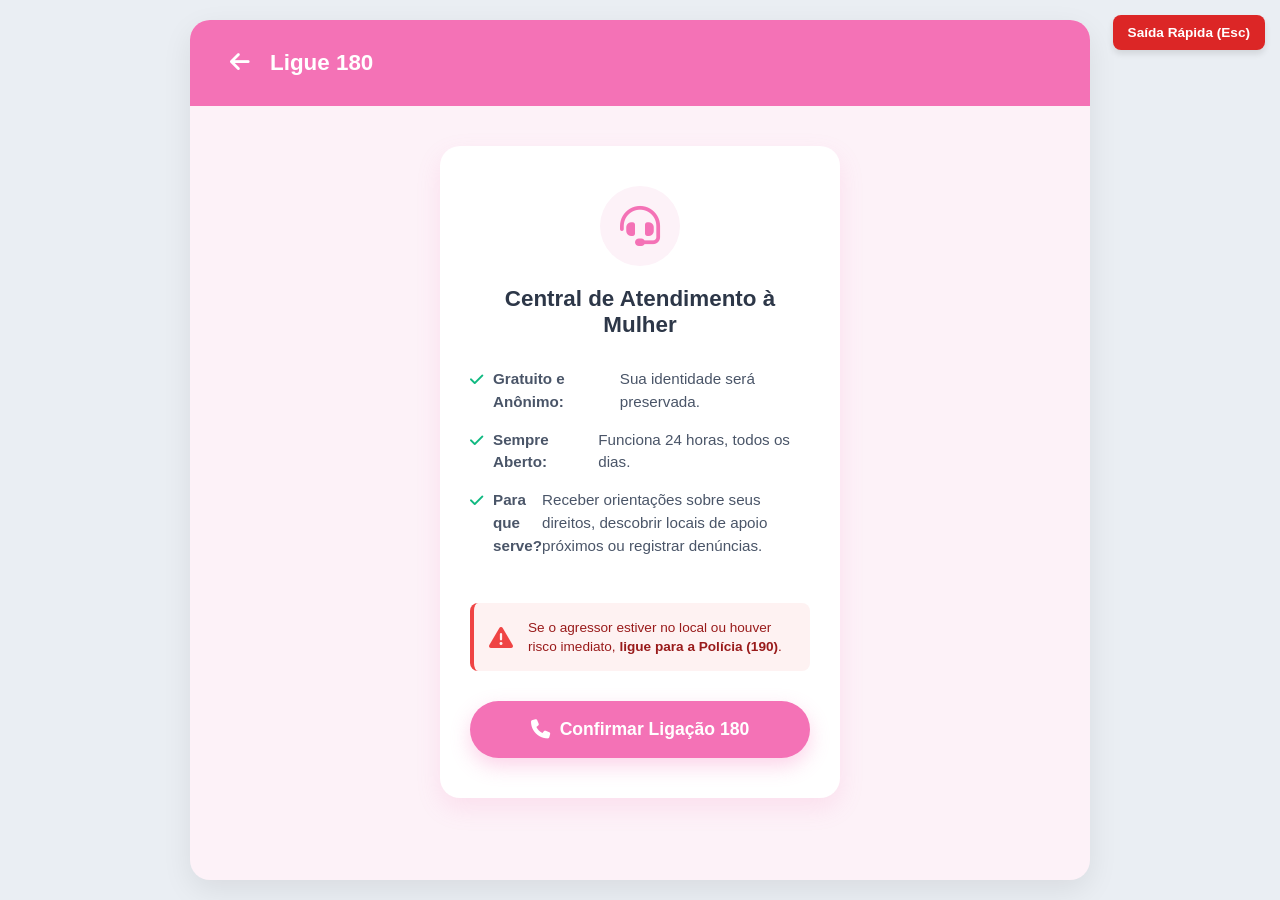
<file: AplicativoTechGirls/ligar180.html>
<!DOCTYPE html>
<html lang="pt-BR">

<head>
    <meta charset="UTF-8">
    <meta name="viewport" content="width=device-width, initial-scale=1.0">
    <title>Apoio Seguro - Ligar 180</title>

    <link rel="stylesheet" href="https://cdnjs.cloudflare.com/ajax/libs/font-awesome/6.4.0/css/all.min.css">

    <link rel="stylesheet" href="CSS_paste/global.css">

    <link rel="stylesheet" href="CSS_paste/ligar180.css">
</head>

<body class="app-body">
    <button id="quickExitBtn" class="quick-exit-btn" aria-label="Sair rapidamente do site">
        Saída Rápida (Esc)
    </button>

    <main class="app-container bg-light-pink-container">

        <header class="app-header header-ligar">
            <div class="header-title-row">
                <a href="dashboard.html" class="btn-voltar-icon"><i class="fa-solid fa-arrow-left"></i></a>
                <h2>Ligue 180</h2>
            </div>
        </header>

        <section class="ligar-content">
            <div class="ligar-card">
                <div class="ligar-icon-wrapper">
                    <i class="fa-solid fa-headset"></i>
                </div>

                <h3>Central de Atendimento à Mulher</h3>

                <div class="ligar-info-texto">
                    <p><i class="fa-solid fa-check"></i> <strong>Gratuito e Anônimo:</strong> Sua identidade será preservada.</p>
                    <p><i class="fa-solid fa-check"></i> <strong>Sempre Aberto:</strong> Funciona 24 horas, todos os dias.</p>
                    <p><i class="fa-solid fa-check"></i> <strong>Para que serve?</strong> Receber orientações sobre seus direitos, descobrir locais de apoio próximos ou registrar denúncias.</p>
                </div>

                <div class="alerta-190">
                    <i class="fa-solid fa-triangle-exclamation"></i>
                    <span>Se o agressor estiver no local ou houver risco imediato, <strong>ligue para a Polícia (190)</strong>.</span>
                </div>

                <a href="tel:180" class="btn-call-180">
                    <i class="fa-solid fa-phone"></i> Confirmar Ligação 180
                </a>
            </div>
        </section>
    </main>

    <script src="ligar180.js"></script>
</body>

</html>
</file>
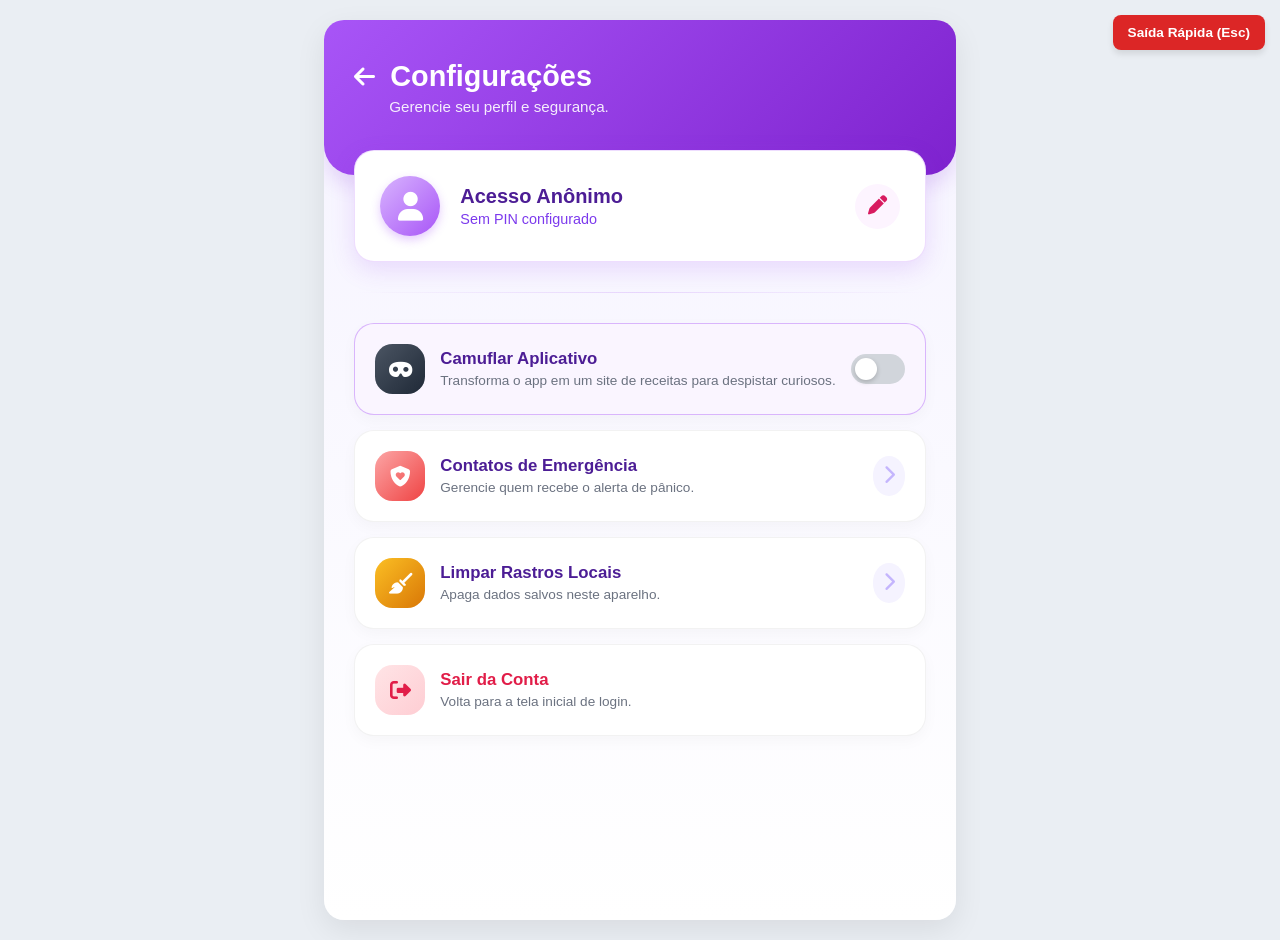
<file: AplicativoTechGirls/mais.html>
<!DOCTYPE html>
<html lang="pt-BR">

<head>
    <meta charset="UTF-8">
    <meta name="viewport" content="width=device-width, initial-scale=1.0">
    <title>Apoio Seguro - Configurações</title>

    <link rel="stylesheet" href="https://cdnjs.cloudflare.com/ajax/libs/font-awesome/6.4.0/css/all.min.css">
    <link rel="stylesheet" href="CSS_paste/global.css">
    <link rel="stylesheet" href="CSS_paste/mais.css">
</head>

<body class="app-body">

    <div id="safeArea">
        <button id="quickExitBtn" class="quick-exit-btn" aria-label="Sair rapidamente do site">
            Saída Rápida (Esc)
        </button>

        <main class="app-container bg-light-purple-container">
            <header class="app-header header-roxa">
                <div class="header-title-row">
                    <a href="dashboard.html" class="btn-voltar-icon"><i class="fa-solid fa-arrow-left"></i></a>
                    <h2>Configurações</h2>
                </div>
                <p class="header-subtitle">Gerencie seu perfil e segurança.</p>
            </header>

            <section class="mais-content">
                <div class="perfil-card">
                    <div class="perfil-avatar">
                        <i class="fa-solid fa-user"></i>
                    </div>
                    <div class="perfil-info">
                        <h3 id="nomeUsuarioDisplay">Carregando...</h3>
                        <p id="pinUsuarioDisplay">PIN de Segurança: ••••</p>
                    </div>
                    <a href="perfil.html" class="btn-editar-perfil" title="Editar Perfil">
                        <i class="fa-solid fa-pen"></i>
                    </a>
                </div>

                <hr class="divisor">

                <div class="opcoes-lista">
                    <div class="opcao-item camuflagem-destaque">
                        <div class="opcao-icone bg-dark"><i class="fa-solid fa-mask"></i></div>
                        <div class="opcao-texto">
                            <h4>Camuflar Aplicativo</h4>
                            <p>Transforma o app em um site de receitas para despistar curiosos.</p>
                        </div>
                        <label class="toggle-switch">
                            <input type="checkbox" id="toggleCamuflagem">
                            <span class="slider round"></span>
                        </label>
                    </div>

                    <a href="contatos.html" class="opcao-item btn-opcao-link">
                        <div class="opcao-icone bg-red"><i class="fa-solid fa-shield-heart"></i></div>
                        <div class="opcao-texto">
                            <h4>Contatos de Emergência</h4>
                            <p>Gerencie quem recebe o alerta de pânico.</p>
                        </div>
                        <i class="fa-solid fa-chevron-right seta"></i>
                    </a>

                    <button class="opcao-item btn-opcao" id="btnLimparRastros">
                        <div class="opcao-icone bg-orange"><i class="fa-solid fa-broom"></i></div>
                        <div class="opcao-texto">
                            <h4>Limpar Rastros Locais</h4>
                            <p>Apaga dados salvos neste aparelho.</p>
                        </div>
                        <i class="fa-solid fa-chevron-right seta"></i>
                    </button>

                    <button class="opcao-item btn-opcao" id="btnSairConta">
                        <div class="opcao-icone bg-light-pink"><i class="fa-solid fa-right-from-bracket text-red"></i></div>
                        <div class="opcao-texto">
                            <h4 class="text-red">Sair da Conta</h4>
                            <p>Volta para a tela inicial de login.</p>
                        </div>
                    </button>
                </div>
            </section>
        </main>
    </div>

    <div id="modalLimparRastros" class="custom-modal" style="display: none;">
        <div class="modal-overlay"></div>
        <div class="modal-content">
            <div class="modal-icon bg-orange">
                <i class="fa-solid fa-broom"></i>
            </div>
            <h3>Limpar Rastros?</h3>
            <p>Isso apagará seu histórico de buscas, nome e configurações locais. Essa ação não pode ser desfeita.</p>
            <div class="modal-actions">
                <button id="btnCancelarLimpeza" class="btn-cancelar">Cancelar</button>
                <button id="btnConfirmarLimpeza" class="btn-confirmar">Sim, limpar</button>
            </div>
        </div>
    </div>

    <div id="modalPinDescamuflar" class="custom-modal" style="display: none;">
        <div class="modal-overlay"></div>
        <div class="modal-content">
            <div class="modal-icon bg-purple">
                <i class="fa-solid fa-lock"></i>
            </div>
            <h3>Modo Seguro</h3>
            <p>Digite seu PIN de 4 dígitos para acessar o aplicativo.</p>

            <input type="password" id="inputPinAcesso" class="pin-input" maxlength="4" placeholder="****" inputmode="numeric">
            <p id="erroPin" class="erro-msg">PIN incorreto. Tente novamente.</p>

            <div class="modal-actions">
                <button id="btnCancelarPin" class="btn-cancelar">Cancelar</button>
                <button id="btnConfirmarPin" class="btn-confirmar-roxo">Acessar</button>
            </div>
        </div>
    </div>

    <div id="recipeArea" style="display: none;">
        <header class="recipe-header">
            <h2>Cozinha & Cia</h2>
            <i class="fa-solid fa-bars" id="btnDescamuflar" title="Menu"></i>
        </header>

        <main class="recipe-main">
            <div class="recipe-search">
                <i class="fa-solid fa-magnifying-glass"></i>
                <input type="text" placeholder="Buscar receitas ou ingredientes...">
            </div>

            <h3 class="recipe-title">Destaques de Hoje</h3>

            <div class="recipe-grid">
                <div class="recipe-card">
                    <div class="recipe-img" style="background-image: url('https://images.unsplash.com/photo-1578985545062-69928b1d9587?q=80&w=600&auto=format&fit=crop');"></div>
                    <div class="recipe-info">
                        <h4>Bolo de Cenoura com Chocolate</h4>
                        <p><i class="fa-regular fa-clock"></i> 45 min • Fácil</p>
                    </div>
                </div>
                <div class="recipe-card">
                    <div class="recipe-img" style="background-image: url('https://images.unsplash.com/photo-1551183053-bf91a1d81141?q=80&w=600&auto=format&fit=crop');"></div>
                    <div class="recipe-info">
                        <h4>Macarrão ao Molho Pesto</h4>
                        <p><i class="fa-regular fa-clock"></i> 30 min • Médio</p>
                    </div>
                </div>
                <div class="recipe-card">
                    <div class="recipe-img" style="background-image: url('https://guiadacozinha.com.br/wp-content/uploads/2018/06/torta-de-morango-de-padaria-350x230.jpg');"></div>
                    <div class="recipe-info">
                        <h4>Torta de Morango Caseira</h4>
                        <p><i class="fa-regular fa-clock"></i> 60 min • Difícil</p>
                    </div>
                </div>
                <div class="recipe-card">
                    <div class="recipe-img" style="background-image: url('https://images.unsplash.com/photo-1546069901-ba9599a7e63c?q=80&w=600&auto=format&fit=crop');"></div>
                    <div class="recipe-info">
                        <h4>Salada Fit de Quinoa</h4>
                        <p><i class="fa-regular fa-clock"></i> 15 min • Fácil</p>
                    </div>
                </div>
            </div>
        </main>
    </div>

    <script src="mais.js"></script>
</body>

</html>
</file>
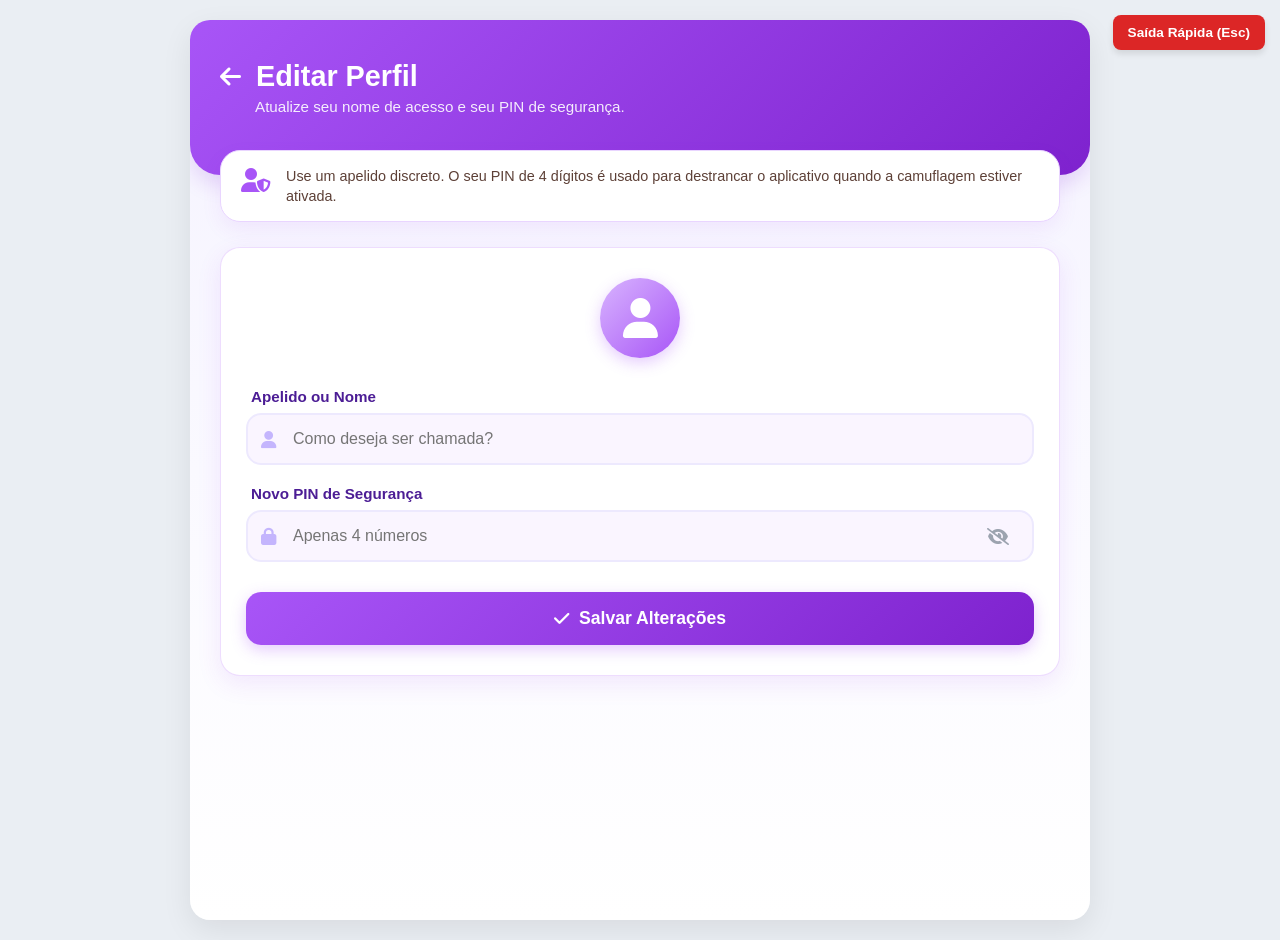
<file: AplicativoTechGirls/perfil.html>
<!DOCTYPE html>
<html lang="pt-BR">

<head>
    <meta charset="UTF-8">
    <meta name="viewport" content="width=device-width, initial-scale=1.0">
    <title>Apoio Seguro - Editar Perfil</title>

    <link rel="stylesheet" href="https://cdnjs.cloudflare.com/ajax/libs/font-awesome/6.4.0/css/all.min.css">
    <link rel="stylesheet" href="CSS_paste/global.css">
    <link rel="stylesheet" href="CSS_paste/perfil.css">
</head>

<body class="app-body">

    <button id="quickExitBtn" class="quick-exit-btn" aria-label="Sair rapidamente do site">
        Saída Rápida (Esc)
    </button>

    <main class="app-container bg-light-purple-container">
        <header class="app-header header-roxa">
            <div class="header-title-row">
                <a href="mais.html" class="btn-voltar-icon"><i class="fa-solid fa-arrow-left"></i></a>
                <h2>Editar Perfil</h2>
            </div>
            <p class="header-subtitle">Atualize seu nome de acesso e seu PIN de segurança.</p>
        </header>

        <section class="perfil-content">

            <div class="info-box-perfil">
                <i class="fa-solid fa-user-shield info-icon-perfil"></i>
                <p class="perfil-descricao">
                    Use um apelido discreto. O seu PIN de 4 dígitos é usado para destrancar o aplicativo quando a camuflagem estiver ativada.
                </p>
            </div>

            <form id="formPerfil" class="form-perfil-card">

                <div class="avatar-edit-container">
                    <div class="avatar-circle">
                        <i class="fa-solid fa-user"></i>
                    </div>
                </div>

                <div class="input-group">
                    <label for="nomeEdit">Apelido ou Nome</label>
                    <div class="input-wrapper">
                        <i class="fa-solid fa-user input-icon"></i>
                        <input type="text" id="nomeEdit" class="input-estilizado" placeholder="Como deseja ser chamada?" required>
                    </div>
                </div>

                <div class="input-group">
                    <label for="pinEdit">Novo PIN de Segurança</label>
                    <div class="input-wrapper">
                        <i class="fa-solid fa-lock input-icon"></i>
                        <input type="password" id="pinEdit" class="input-estilizado" placeholder="Apenas 4 números" inputmode="numeric" maxlength="4" required>
                        <i class="fa-solid fa-eye-slash toggle-senha" id="btnMostrarSenha" title="Mostrar/Ocultar"></i>
                    </div>
                </div>

                <button type="submit" class="btn-salvar-perfil">
                    <i class="fa-solid fa-check"></i> Salvar Alterações
                </button>
            </form>

        </section>

        <div id="modalSucesso" class="custom-modal" style="display: none;">
            <div class="modal-overlay"></div>
            <div class="modal-content">
                <div class="modal-icon bg-green">
                    <i class="fa-solid fa-check"></i>
                </div>
                <h3>Perfil Atualizado!</h3>
                <p>Seus dados foram salvos com sucesso no seu aparelho.</p>
                <div class="modal-actions">
                    <button id="btnOkSucesso" class="btn-confirmar-verde">Entendi</button>
                </div>
            </div>
        </div>

    </main>

    <script src="perfil.js"></script>
</body>

</html>
</file>
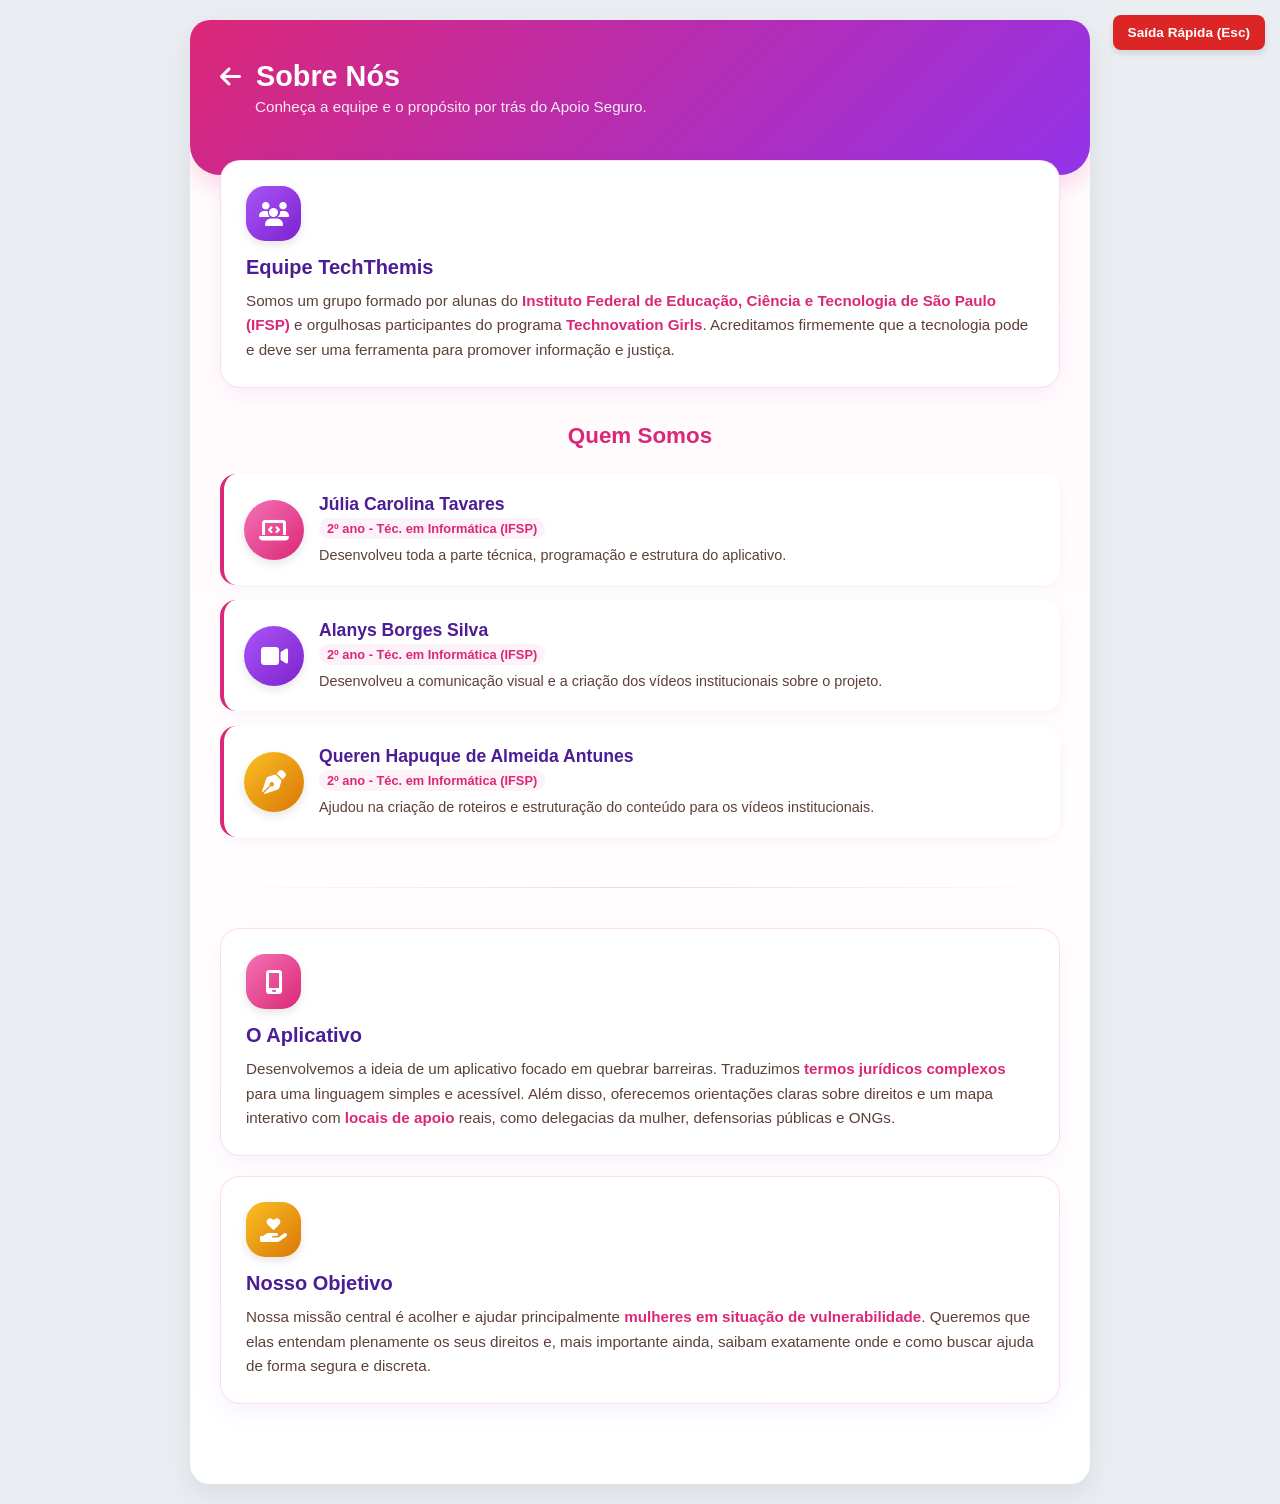
<file: AplicativoTechGirls/sobre.html>
<!DOCTYPE html>
<html lang="pt-BR">

<head>
    <meta charset="UTF-8">
    <meta name="viewport" content="width=device-width, initial-scale=1.0">
    <title>Apoio Seguro - Sobre a TechThemis</title>

    <link rel="stylesheet" href="https://cdnjs.cloudflare.com/ajax/libs/font-awesome/6.4.0/css/all.min.css">
    <link rel="stylesheet" href="CSS_paste/global.css">
    <link rel="stylesheet" href="CSS_paste/sobre.css">
</head>

<body class="app-body">

    <button id="quickExitBtn" class="quick-exit-btn" aria-label="Sair rapidamente do site">
        Saída Rápida (Esc)
    </button>

    <main class="app-container bg-light-pink-container">

        <header class="app-header header-sobre">
            <div class="header-title-row">
                <a href="dashboard.html" class="btn-voltar-icon"><i class="fa-solid fa-arrow-left"></i></a>
                <h2>Sobre Nós</h2>
            </div>
            <p class="header-subtitle">Conheça a equipe e o propósito por trás do Apoio Seguro.</p>
        </header>

        <section class="sobre-content">

            <div class="sobre-card">
                <div class="sobre-icon-box bg-purple">
                    <i class="fa-solid fa-users"></i>
                </div>
                <div class="sobre-text">
                    <h3>Equipe TechThemis</h3>
                    <p>
                        Somos um grupo formado por alunas do <strong>Instituto Federal de Educação, Ciência e Tecnologia de São Paulo (IFSP)</strong> e orgulhosas participantes do programa <strong>Technovation Girls</strong>. Acreditamos firmemente que
                        a tecnologia pode e deve ser uma ferramenta para promover informação e justiça.
                    </p>
                </div>
            </div>

            <h3 class="section-title">Quem Somos</h3>
            <div class="equipe-lista">

                <div class="integrante-card">
                    <div class="integrante-avatar bg-pink">
                        <i class="fa-solid fa-laptop-code"></i>
                    </div>
                    <div class="integrante-info">
                        <h4>Júlia Carolina Tavares</h4>
                        <span class="integrante-curso">2º ano - Téc. em Informática (IFSP)</span>
                        <p class="integrante-papel">Desenvolveu toda a parte técnica, programação e estrutura do aplicativo.</p>
                    </div>
                </div>

                <div class="integrante-card">
                    <div class="integrante-avatar bg-purple">
                        <i class="fa-solid fa-video"></i>
                    </div>
                    <div class="integrante-info">
                        <h4>Alanys Borges Silva</h4>
                        <span class="integrante-curso">2º ano - Téc. em Informática (IFSP)</span>
                        <p class="integrante-papel">Desenvolveu a comunicação visual e a criação dos vídeos institucionais sobre o projeto.</p>
                    </div>
                </div>

                <div class="integrante-card">
                    <div class="integrante-avatar bg-orange">
                        <i class="fa-solid fa-pen-nib"></i>
                    </div>
                    <div class="integrante-info">
                        <h4>Queren Hapuque de Almeida Antunes</h4>
                        <span class="integrante-curso">2º ano - Téc. em Informática (IFSP)</span>
                        <p class="integrante-papel">Ajudou na criação de roteiros e estruturação do conteúdo para os vídeos institucionais.</p>
                    </div>
                </div>

            </div>

            <hr class="linha-divisoria">

            <div class="sobre-card">
                <div class="sobre-icon-box bg-pink">
                    <i class="fa-solid fa-mobile-screen"></i>
                </div>
                <div class="sobre-text">
                    <h3>O Aplicativo</h3>
                    <p>
                        Desenvolvemos a ideia de um aplicativo focado em quebrar barreiras. Traduzimos <strong>termos jurídicos complexos</strong> para uma linguagem simples e acessível. Além disso, oferecemos orientações claras sobre direitos e um mapa
                        interativo com <strong>locais de apoio</strong> reais, como delegacias da mulher, defensorias públicas e ONGs.
                    </p>
                </div>
            </div>

            <div class="sobre-card">
                <div class="sobre-icon-box bg-orange">
                    <i class="fa-solid fa-hand-holding-heart"></i>
                </div>
                <div class="sobre-text">
                    <h3>Nosso Objetivo</h3>
                    <p>
                        Nossa missão central é acolher e ajudar principalmente <strong>mulheres em situação de vulnerabilidade</strong>. Queremos que elas entendam plenamente os seus direitos e, mais importante ainda, saibam exatamente onde e como buscar
                        ajuda de forma segura e discreta.
                    </p>
                </div>
            </div>

        </section>
    </main>

    <script src="sobre.js"></script>
</body>

</html>
</file>
<file: AplicativoTechGirls/CSS_paste/global.css>
/* ==========================================================
   VARIÁVEIS GLOBAIS E PALETA DE CORES
========================================================== */

:root {
    --bg-color: #f8f9fb;
    --card-bg: #ffffff;
    --primary-color: #f44c88;
    --primary-dark: #d81b60;
    --header-purple: #9a2b9e;
    --text-main: #2d3748;
    --text-muted: #4a5568;
    --danger-color: #dc2626;
    --danger-hover: #b91c1c;
    /* Cores dos Ícones e Bordas */
    --icon-pink: #ec4899;
    --icon-purple: #9333ea;
    --icon-red: #dc2626;
    --icon-orange: #f97316;
    --icon-light-pink: #f472b6;
    --icon-grey: #9ca3af;
}


/* ==========================================================
   RESET E CONFIGURAÇÕES BÁSICAS
========================================================== */

* {
    margin: 0;
    padding: 0;
    box-sizing: border-box;
    font-family: 'Segoe UI', Tahoma, Geneva, Verdana, sans-serif;
}

body {
    background-color: var(--bg-color);
    display: flex;
    flex-direction: column;
    align-items: center;
    min-height: 100vh;
}


/* ==========================================================
   BOTÃO DE SAÍDA RÁPIDA (Presente em todas as telas)
========================================================== */

.quick-exit-btn {
    position: fixed;
    top: 15px;
    right: 15px;
    background-color: var(--danger-color);
    color: white;
    border: none;
    padding: 10px 15px;
    border-radius: 8px;
    font-size: 0.85rem;
    font-weight: bold;
    cursor: pointer;
    box-shadow: 0 4px 6px rgba(0, 0, 0, 0.1);
    z-index: 1000;
}

.quick-exit-btn:hover {
    background-color: var(--danger-hover);
}


/* ==========================================================
   ESTRUTURA BASE DO APLICATIVO (Telas Internas)
========================================================== */

.app-body {
    background-color: #eaeef3;
    padding: 20px;
}

.app-container {
    width: 100%;
    max-width: 900px;
    background-color: #ffffff;
    min-height: calc(100vh - 40px);
    box-shadow: 0 10px 30px rgba(0, 0, 0, 0.08);
    border-radius: 20px;
    position: relative;
    padding-bottom: 40px;
    overflow: hidden;
}


/* Utilitários de Fundo (Usados em várias telas) */

.bg-light-pink-container {
    background-color: #fdf2f8;
}

.bg-light-orange-container {
    background-color: #fff7ed;
}

.bg-light-red-container {
    background-color: #fef2f2;
}

.no-padding-bottom {
    padding-bottom: 0;
}


/* ==========================================================
   CABEÇALHOS (HEADERS) PADRÕES E CORES
========================================================== */

.app-header {
    background-color: var(--primary-color);
    color: white;
    padding: 50px 40px 60px 40px;
}

.header-content {
    display: flex;
    justify-content: space-between;
    align-items: center;
}

.header-content h2 {
    font-size: 1.8rem;
    font-weight: 700;
}

.header-simples {
    padding: 30px 40px 50px 40px;
}

.header-roxa {
    background-color: var(--header-purple);
    padding: 30px 40px;
}

.header-laranja {
    background-color: var(--icon-orange);
    padding: 30px 40px;
}

.header-ligar {
    background-color: var(--icon-light-pink);
    padding: 30px 40px;
}

.header-panico {
    background-color: #ce3030;
    padding: 30px 40px;
}

.header-emergencia {
    background-color: #b91c1c;
    padding: 30px 40px;
}

.header-cinza {
    background-color: var(--icon-grey);
    padding: 30px 40px;
    transition: background-color 0.5s ease;
}

.header-title-row {
    display: flex;
    align-items: center;
}

.btn-voltar-icon {
    color: white;
    font-size: 1.4rem;
    text-decoration: none;
    margin-right: 20px;
    transition: opacity 0.2s;
}

.btn-voltar-icon:hover {
    opacity: 0.8;
}

.header-title-row h2 {
    font-size: 1.4rem;
    font-weight: 700;
}


/* ==========================================================
   UTILITÁRIOS GERAIS
========================================================== */


/* Divisor Horizontal */

.divisor {
    border: 0;
    height: 1px;
    background: #e5e7eb;
    margin: 30px 0;
}


/* ==========================================================
   CORES DE FUNDO DOS ÍCONES (Classes Utilitárias)
========================================================== */

.bg-pink {
    background-color: var(--icon-pink);
}

.bg-purple {
    background-color: var(--icon-purple);
}

.bg-red {
    background-color: var(--icon-red);
}

.bg-orange {
    background-color: var(--icon-orange);
}

.bg-light-pink {
    background-color: var(--icon-light-pink);
}

.bg-grey {
    background-color: var(--icon-grey);
}

.bg-green {
    background-color: #16a34a;
}

.bg-dark {
    background-color: #1f2937;
}
</file>
<file: AplicativoTechGirls/CSS_paste/index.css>
/* ==========================================================
   TELA DE LOGIN (index.html)
========================================================== */


/* Fundo da tela ocupando 100% da altura e centralizando o card */

.login-body {
    margin: 0;
    padding: 0;
    min-height: 100vh;
    display: flex;
    justify-content: center;
    align-items: center;
    background: linear-gradient(135deg, #fffafb 0%, #ffe4e1 100%);
    font-family: 'Segoe UI', Tahoma, Geneva, Verdana, sans-serif;
}

.login-container {
    width: 100%;
    max-width: 420px;
    padding: 20px;
    display: flex;
    justify-content: center;
}


/* Card Principal Modernizado */

.login-card {
    background-color: #ffffff;
    width: 100%;
    padding: 45px 35px;
    border-radius: 30px;
    /* Bordas bem redondas */
    box-shadow: 0 15px 35px rgba(216, 27, 96, 0.12);
    /* Sombra elegante */
    border: 1px solid rgba(255, 192, 203, 0.5);
    text-align: center;
}


/* Ícone do topo */

.logo-icon {
    width: 70px;
    height: 70px;
    background: linear-gradient(135deg, #ff9a9e 0%, #fecfef 100%);
    color: #d81b60;
    font-size: 2rem;
    border-radius: 50%;
    display: flex;
    justify-content: center;
    align-items: center;
    margin: 0 auto 15px auto;
    box-shadow: 0 8px 15px rgba(216, 27, 96, 0.2);
}

.login-card h1 {
    color: #d81b60;
    /* Rosa escuro */
    font-size: 1.8rem;
    margin-bottom: 5px;
    font-weight: 700;
}

.login-card p {
    color: #7a5e65;
    /* Tom suave de marrom/rosa */
    font-size: 0.95rem;
    margin-bottom: 30px;
}

.input-group {
    text-align: left;
    margin-bottom: 20px;
}

.input-group label {
    display: block;
    color: #5d4037;
    font-size: 0.9rem;
    font-weight: 600;
    margin-bottom: 8px;
}


/* Wrapper para colocar o ícone dentro do input */

.input-wrapper {
    position: relative;
    display: flex;
    align-items: center;
}

.input-icon {
    position: absolute;
    left: 15px;
    color: #f48fb1;
    /* Rosa claro para o ícone */
    font-size: 1.1rem;
}

.input-wrapper input {
    width: 100%;
    padding: 14px 14px 14px 45px;
    /* Espaço na esquerda para o ícone não sobrepor o texto */
    border: 2px solid #f8bbd0;
    border-radius: 15px;
    font-size: 1rem;
    background-color: #fffafb;
    color: #4a4a4a;
    transition: all 0.3s ease;
}

.input-wrapper input:focus {
    outline: none;
    border-color: #d81b60;
    background-color: #ffffff;
    box-shadow: 0 0 0 4px rgba(216, 27, 96, 0.1);
    /* Efeito de brilho rosa ao focar */
}

.input-wrapper input::placeholder {
    color: #bcaaa4;
}


/* Botão Principal */

.btn-primary {
    width: 100%;
    padding: 15px;
    background: linear-gradient(135deg, #d81b60 0%, #ad1457 100%);
    color: white;
    border: none;
    border-radius: 30px;
    /* Estilo pílula */
    font-size: 1.1rem;
    font-weight: bold;
    cursor: pointer;
    transition: transform 0.2s, box-shadow 0.2s;
    margin-top: 15px;
    box-shadow: 0 8px 20px rgba(216, 27, 96, 0.3);
}

.btn-primary:hover {
    transform: translateY(-2px);
    box-shadow: 0 10px 25px rgba(216, 27, 96, 0.4);
}


/* Link de Acesso Anônimo estilo "botão fantasma" */

.guest-link {
    display: inline-block;
    margin-top: 25px;
    color: #d81b60;
    text-decoration: none;
    font-size: 0.95rem;
    font-weight: 600;
    transition: all 0.2s;
    padding: 10px 15px;
    border-radius: 20px;
    background-color: rgba(216, 27, 96, 0.05);
    /* Fundo sutil */
}

.guest-link:hover {
    background-color: rgba(216, 27, 96, 0.1);
    text-decoration: none;
}


/* ==========================================================
   MEDIA QUERIES (Responsividade)
========================================================== */


/* Ajustes para telas de celulares (até 480px de largura) */

@media (max-width: 480px) {
    .login-card {
        padding: 35px 20px;
        /* Reduz o espaço interno para caber melhor na tela */
        border-radius: 24px;
    }
    .login-card h1 {
        font-size: 1.6rem;
    }
    .logo-icon {
        width: 60px;
        height: 60px;
        font-size: 1.5rem;
    }
    .btn-primary {
        padding: 14px;
        font-size: 1rem;
    }
    .guest-link {
        font-size: 0.85rem;
        /* Diminui a fonte para não quebrar linha à toa */
    }
}
</file>
<file: AplicativoTechGirls/CSS_paste/apoio.css>
/* ==========================================================
   TELA APOIO PERTO (apoio.html)
========================================================== */


/* Fundo da aplicação */

.bg-light-pink-container {
    background: linear-gradient(180deg, #fffafb 0%, #ffffff 100%);
    min-height: 100vh;
}


/* Cabeçalho padronizado */

.header-padrao {
    background: linear-gradient(135deg, var(--primary-color), var(--header-purple));
    color: white;
    padding: 40px 30px 60px 30px;
    border-radius: 0 0 30px 30px;
}

.header-title-row {
    display: flex;
    align-items: center;
    margin-bottom: 5px;
}

.btn-voltar-icon {
    color: white;
    font-size: 1.5rem;
    margin-right: 15px;
    text-decoration: none;
    transition: transform 0.2s;
}

.btn-voltar-icon:hover {
    transform: translateX(-5px);
}

.header-padrao h2 {
    font-size: 1.6rem;
    font-weight: 700;
}

.header-subtitle {
    font-size: 0.95rem;
    opacity: 0.9;
    margin-left: 35px;
}


/* Área do Mapa */

.mapa-container {
    height: 250px;
    margin-top: -30px;
    /* Sobe um pouco sob o cabeçalho */
    background-color: #e5e5f7;
    background-image: url('https://images.unsplash.com/photo-1524661135-423995f22d0b?q=80&w=1000&auto=format&fit=crop');
    background-size: cover;
    background-position: center;
    display: flex;
    justify-content: center;
    align-items: center;
    position: relative;
    z-index: 1;
    border-radius: 30px;
    margin-left: 15px;
    margin-right: 15px;
    box-shadow: 0 8px 20px rgba(0, 0, 0, 0.1);
}

.mapa-container::before {
    content: '';
    position: absolute;
    top: 0;
    left: 0;
    width: 100%;
    height: 100%;
    background-color: rgba(255, 255, 255, 0.5);
    /* Overlay suave */
    border-radius: 30px;
    z-index: -1;
}


/* Botão Flutuante de Busca */

.badge-buscando {
    background-color: white;
    padding: 12px 25px;
    border-radius: 30px;
    color: #d81b60;
    font-weight: 700;
    font-size: 1rem;
    box-shadow: 0 8px 25px rgba(216, 27, 96, 0.2);
    display: flex;
    align-items: center;
    gap: 10px;
    transition: all 0.4s ease;
    border: 1px solid rgba(255, 192, 203, 0.4);
}


/* Animação para o ícone buscando */

.icon-spin {
    animation: spin 2s linear infinite;
}

@keyframes spin {
    100% {
        transform: rotate(360deg);
    }
}


/* Bottom Sheet (Área Branca Inferior) */

.bottom-sheet {
    background-color: transparent;
    padding: 30px 20px 50px 20px;
    position: relative;
    z-index: 2;
}

.sheet-title {
    color: #d81b60;
    font-size: 1.4rem;
    font-weight: 800;
    margin-bottom: 5px;
}

.sheet-desc {
    color: #7a5e65;
    font-size: 0.9rem;
    margin-bottom: 25px;
}


/* Lista de locais */

.lista-locais {
    display: flex;
    flex-direction: column;
    gap: 15px;
}


/* Agora os cards são links (tags a) */

.local-card {
    display: flex;
    align-items: center;
    padding: 20px;
    border-radius: 20px;
    background-color: #ffffff;
    box-shadow: 0 8px 20px rgba(147, 51, 234, 0.06);
    border: 1px solid rgba(255, 192, 203, 0.3);
    text-decoration: none;
    transition: transform 0.2s, box-shadow 0.2s;
}

.local-card:hover {
    transform: translateY(-3px);
    box-shadow: 0 12px 25px rgba(216, 27, 96, 0.15);
}


/* Ícones coloridos seguindo o padrão */

.local-icon-box {
    width: 55px;
    height: 55px;
    border-radius: 35%;
    /* Squircle */
    display: flex;
    justify-content: center;
    align-items: center;
    font-size: 1.4rem;
    color: white;
    flex-shrink: 0;
}

.bg-pink {
    background: linear-gradient(135deg, #ff9a9e 0%, #fecfef 100%);
    color: #d81b60;
}

.bg-purple {
    background: linear-gradient(135deg, #a18cd1 0%, #fbc2eb 100%);
}

.bg-orange {
    background: linear-gradient(135deg, #f6d365 0%, #fda085 100%);
}

.bg-grey {
    background: linear-gradient(135deg, #e0c3fc 0%, #8ec5fc 100%);
}

.local-info {
    margin-left: 15px;
    flex-grow: 1;
    /* Ocupa o espaço restante */
}

.local-info h4 {
    color: #d81b60;
    font-size: 1.1rem;
    font-weight: 700;
    margin-bottom: 5px;
}

.local-info p {
    color: #5d4037;
    font-size: 0.85rem;
    margin-bottom: 3px;
    display: flex;
    align-items: center;
    gap: 6px;
}

.local-info p i {
    color: #f48fb1;
    /* Rosa clarinho pros ícones pequenos */
    width: 12px;
}

.local-phone {
    font-weight: 600;
    color: #ad1457 !important;
    /* Destaque para o telefone */
}


/* Ícone de ação na direita */

.chevron-icon {
    color: #f8bbd0;
    font-size: 1.2rem;
    padding: 10px;
    border-radius: 50%;
    background-color: #fffafb;
    transition: background-color 0.2s, color 0.2s;
}

.local-card:hover .chevron-icon {
    background-color: #fce4ec;
    color: #d81b60;
}
</file>
<file: AplicativoTechGirls/CSS_paste/apoio_ifsp.css>
/* ==========================================================
   TELA APOIO IFSP (apoio_ifsp.html)
========================================================== */


/* Fundo da aplicação */

.bg-light-green-container {
    background: linear-gradient(180deg, #f0fdf4 0%, #ffffff 100%);
    min-height: 100vh;
}


/* Cabeçalho temático IFSP (Verde e Rosa) */

.header-ifsp {
    background: linear-gradient(135deg, #10b981, #047857);
    color: white;
    padding: 40px 30px 60px 30px;
    border-radius: 0 0 30px 30px;
    box-shadow: 0 10px 20px rgba(4, 120, 87, 0.15);
}

.header-title-row {
    display: flex;
    align-items: center;
    margin-bottom: 5px;
}

.btn-voltar-icon {
    color: white;
    font-size: 1.5rem;
    margin-right: 15px;
    text-decoration: none;
    transition: transform 0.2s;
}

.btn-voltar-icon:hover {
    transform: translateX(-5px);
}

.header-ifsp h2 {
    font-size: 1.7rem;
    font-weight: 700;
}

.header-subtitle {
    font-size: 0.95rem;
    opacity: 0.9;
    margin-left: 35px;
}


/* Área de Conteúdo */

.ifsp-content {
    padding: 10px 30px 40px 30px;
    margin-top: -25px;
    position: relative;
    z-index: 10;
    display: flex;
    flex-direction: column;
    gap: 20px;
}


/* Box de Informação Topo */

.info-box-ifsp {
    background-color: white;
    padding: 15px 20px;
    border-radius: 20px;
    border: 1px solid #a7f3d0;
    display: flex;
    align-items: flex-start;
    gap: 15px;
    box-shadow: 0 8px 20px rgba(16, 185, 129, 0.08);
}

.info-icon-ifsp {
    color: #059669;
    font-size: 1.5rem;
    margin-top: 2px;
}

.ifsp-descricao {
    color: #374151;
    font-size: 0.9rem;
    font-weight: 500;
    line-height: 1.4;
    margin: 0;
}


/* Cards Informativos */

.ifsp-card {
    background-color: white;
    padding: 25px;
    border-radius: 20px;
    box-shadow: 0 5px 15px rgba(0, 0, 0, 0.04);
    border: 1px solid rgba(16, 185, 129, 0.1);
    display: flex;
    flex-direction: column;
    gap: 15px;
    transition: transform 0.2s, box-shadow 0.2s;
}

.ifsp-card:hover {
    transform: translateY(-3px);
    box-shadow: 0 10px 25px rgba(16, 185, 129, 0.12);
}


/* Ícones dos Cards */

.ifsp-icon-box {
    width: 55px;
    height: 55px;
    border-radius: 35%;
    display: flex;
    justify-content: center;
    align-items: center;
    color: white;
    font-size: 1.4rem;
    box-shadow: 0 4px 10px rgba(0, 0, 0, 0.1);
}


/* Cores Mistas */

.bg-pink {
    background: linear-gradient(135deg, #f472b6, #db2777);
}

.bg-orange {
    background: linear-gradient(135deg, #fbbf24, #ea580c);
}

.bg-green-if {
    background: linear-gradient(135deg, #34d399, #059669);
}

.text-green-if {
    color: #059669;
}


/* Textos */

.ifsp-text h3 {
    color: #111827;
    font-size: 1.2rem;
    font-weight: 700;
    margin-bottom: 8px;
}

.ifsp-text p {
    color: #4b5563;
    font-size: 0.95rem;
    line-height: 1.5;
    margin: 0;
}

.ifsp-text strong {
    color: #059669;
    /* Destaque verde */
}

.linha-divisoria {
    border: 0;
    height: 1px;
    background: linear-gradient(to right, transparent, rgba(5, 150, 105, 0.2), transparent);
    margin: 15px 0;
}


/* ==========================================================
   TELA APOIO IFSP (apoio_ifsp.html)
========================================================== */


/* Fundo da aplicação */

.bg-light-green-container {
    background: linear-gradient(180deg, #f0fdf4 0%, #ffffff 100%);
    min-height: 100vh;
}


/* Cabeçalho temático IFSP (Verde e Rosa) */

.header-ifsp {
    background: linear-gradient(135deg, #10b981, #047857);
    color: white;
    padding: 40px 30px 60px 30px;
    border-radius: 0 0 30px 30px;
    box-shadow: 0 10px 20px rgba(4, 120, 87, 0.15);
}

.header-title-row {
    display: flex;
    align-items: center;
    margin-bottom: 5px;
}

.btn-voltar-icon {
    color: white;
    font-size: 1.5rem;
    margin-right: 15px;
    text-decoration: none;
    transition: transform 0.2s;
}

.btn-voltar-icon:hover {
    transform: translateX(-5px);
}

.header-ifsp h2 {
    font-size: 1.7rem;
    font-weight: 700;
}

.header-subtitle {
    font-size: 0.95rem;
    opacity: 0.9;
    margin-left: 35px;
}


/* Área de Conteúdo */

.ifsp-content {
    padding: 10px 30px 40px 30px;
    margin-top: -25px;
    position: relative;
    z-index: 10;
    display: flex;
    flex-direction: column;
    gap: 20px;
}


/* Box de Informação Topo */

.info-box-ifsp {
    background-color: white;
    padding: 15px 20px;
    border-radius: 20px;
    border: 1px solid #a7f3d0;
    display: flex;
    align-items: flex-start;
    gap: 15px;
    box-shadow: 0 8px 20px rgba(16, 185, 129, 0.08);
}

.info-icon-ifsp {
    color: #059669;
    font-size: 1.5rem;
    margin-top: 2px;
}

.ifsp-descricao {
    color: #374151;
    font-size: 0.9rem;
    font-weight: 500;
    line-height: 1.4;
    margin: 0;
}


/* Cards Informativos */

.ifsp-card {
    background-color: white;
    padding: 25px;
    border-radius: 20px;
    box-shadow: 0 5px 15px rgba(0, 0, 0, 0.04);
    border: 1px solid rgba(16, 185, 129, 0.1);
    display: flex;
    flex-direction: column;
    gap: 15px;
    transition: transform 0.2s, box-shadow 0.2s;
}

.ifsp-card:hover {
    transform: translateY(-3px);
    box-shadow: 0 10px 25px rgba(16, 185, 129, 0.12);
}


/* Ícones dos Cards */

.ifsp-icon-box {
    width: 55px;
    height: 55px;
    border-radius: 35%;
    display: flex;
    justify-content: center;
    align-items: center;
    color: white;
    font-size: 1.4rem;
    box-shadow: 0 4px 10px rgba(0, 0, 0, 0.1);
}


/* Cores Mistas */

.bg-pink {
    background: linear-gradient(135deg, #f472b6, #db2777);
}

.bg-orange {
    background: linear-gradient(135deg, #fbbf24, #ea580c);
}

.bg-green-if {
    background: linear-gradient(135deg, #34d399, #059669);
}

.text-green-if {
    color: #059669;
}


/* Textos */

.ifsp-text h3 {
    color: #111827;
    font-size: 1.2rem;
    font-weight: 700;
    margin-bottom: 8px;
}

.ifsp-text p {
    color: #4b5563;
    font-size: 0.95rem;
    line-height: 1.5;
    margin: 0;
}

.ifsp-text strong {
    color: #059669;
    /* Destaque verde */
}

.linha-divisoria {
    border: 0;
    height: 1px;
    background: linear-gradient(to right, transparent, rgba(5, 150, 105, 0.2), transparent);
    margin: 15px 0;
}


/* Estilo para os Links do Instagram */

.link-instagram {
    color: #111827;
    text-decoration: none;
    transition: color 0.2s;
    display: flex;
    align-items: center;
    gap: 8px;
}

.link-instagram:hover {
    color: #db2777;
    /* Fica rosa ao passar o mouse */
}

.icone-link {
    font-size: 0.9rem;
    color: #9ca3af;
}

.link-instagram:hover .icone-link {
    color: #db2777;
}
</file>
<file: AplicativoTechGirls/CSS_paste/contatos.css>
/* ==========================================================
   TELA DE CONTATOS DE CONFIANÇA (contatos.html)
========================================================== */


/* Fundo da aplicação */

.bg-light-pink-container {
    background: linear-gradient(180deg, #fffafb 0%, #ffffff 100%);
    min-height: 100vh;
}


/* Cabeçalho Vermelho (Padrão Emergência) */

.header-panico {
    background: linear-gradient(135deg, #c62828, #e53935);
    color: white;
    padding: 40px 30px 60px 30px;
    border-radius: 0 0 30px 30px;
    box-shadow: 0 10px 20px rgba(198, 40, 40, 0.2);
}

.header-title-row {
    display: flex;
    align-items: center;
    margin-bottom: 5px;
}

.btn-voltar-icon {
    color: white;
    font-size: 1.5rem;
    margin-right: 15px;
    text-decoration: none;
    transition: transform 0.2s;
}

.btn-voltar-icon:hover {
    transform: translateX(-5px);
}

.header-panico h2 {
    font-size: 1.6rem;
    font-weight: 700;
}

.header-subtitle {
    font-size: 0.95rem;
    opacity: 0.9;
    margin-left: 35px;
}


/* Área de Conteúdo */

.contatos-content {
    padding: 10px 30px 40px 30px;
    margin-top: -25px;
    position: relative;
    z-index: 10;
}


/* Box de Informação */

.info-box-contatos {
    background-color: white;
    padding: 15px 20px;
    border-radius: 20px;
    border: 1px solid #f8bbd0;
    display: flex;
    align-items: flex-start;
    gap: 15px;
    margin-bottom: 25px;
    box-shadow: 0 8px 20px rgba(216, 27, 96, 0.08);
}

.info-icon-contatos {
    color: #e53935;
    font-size: 1.5rem;
    margin-top: 2px;
}

.panico-descricao {
    color: #5d4037;
    font-size: 0.9rem;
    font-weight: 500;
    line-height: 1.4;
    margin: 0;
}


/* Formulário de Adição */

.form-contato {
    display: flex;
    flex-direction: column;
    gap: 15px;
    background-color: white;
    padding: 25px 20px;
    border-radius: 20px;
    box-shadow: 0 8px 20px rgba(147, 51, 234, 0.05);
    border: 1px solid rgba(255, 192, 203, 0.3);
}

.form-title {
    font-size: 1.1rem;
    color: #d81b60;
    margin-bottom: 5px;
}

.input-wrapper {
    position: relative;
    display: flex;
    align-items: center;
}

.input-wrapper i {
    position: absolute;
    left: 15px;
    color: #f48fb1;
    font-size: 1.1rem;
}

.input-contato {
    width: 100%;
    padding: 14px 14px 14px 45px;
    border: 2px solid #f8bbd0;
    border-radius: 15px;
    font-size: 1rem;
    background-color: #fffafb;
    color: #4a4a4a;
    transition: all 0.3s ease;
}

.input-contato:focus {
    outline: none;
    border-color: #d81b60;
    background-color: #ffffff;
    box-shadow: 0 0 0 4px rgba(216, 27, 96, 0.1);
}

.input-contato::placeholder {
    color: #bcaaa4;
}

.btn-adicionar {
    background: linear-gradient(135deg, #e53935 0%, #c62828 100%);
    color: white;
    border: none;
    padding: 15px;
    border-radius: 30px;
    font-size: 1.05rem;
    font-weight: bold;
    cursor: pointer;
    transition: transform 0.2s, box-shadow 0.2s;
    margin-top: 10px;
    box-shadow: 0 8px 20px rgba(198, 40, 40, 0.3);
}

.btn-adicionar:hover {
    transform: translateY(-2px);
    box-shadow: 0 10px 25px rgba(198, 40, 40, 0.4);
}


/* Divisor */

.divisor {
    border: 0;
    height: 1px;
    background: linear-gradient(to right, transparent, rgba(216, 27, 96, 0.2), transparent);
    margin: 30px 0;
}


/* Header da Lista de Contatos */

.header-lista-contatos {
    display: flex;
    justify-content: space-between;
    align-items: center;
    margin-bottom: 15px;
}

.section-title {
    font-size: 1.2rem;
    color: #5d4037;
}

.badge-contador {
    background-color: #fce4ec;
    color: #d81b60;
    padding: 4px 12px;
    border-radius: 20px;
    font-weight: 700;
    font-size: 0.85rem;
}


/* Lista de Contatos Guardados */

.lista-contatos {
    display: flex;
    flex-direction: column;
    gap: 15px;
}

.contato-card {
    background: white;
    padding: 15px;
    border-radius: 20px;
    display: flex;
    align-items: center;
    box-shadow: 0 5px 15px rgba(0, 0, 0, 0.04);
    border: 1px solid rgba(255, 192, 203, 0.3);
    transition: transform 0.2s, box-shadow 0.2s;
}

.contato-card:hover {
    transform: translateY(-2px);
    box-shadow: 0 8px 20px rgba(216, 27, 96, 0.1);
}

.contato-avatar {
    width: 45px;
    height: 45px;
    border-radius: 50%;
    display: flex;
    justify-content: center;
    align-items: center;
    color: white;
    font-size: 1.1rem;
    flex-shrink: 0;
}

.bg-pink {
    background: linear-gradient(135deg, #ff9a9e 0%, #fecfef 100%);
}

.bg-purple {
    background: linear-gradient(135deg, #a18cd1 0%, #fbc2eb 100%);
}

.bg-orange {
    background: linear-gradient(135deg, #f6d365 0%, #fda085 100%);
}

.contato-info {
    margin-left: 15px;
    flex-grow: 1;
}

.contato-info h4 {
    margin-bottom: 2px;
    color: #d81b60;
    font-size: 1.05rem;
    font-weight: 700;
}

.contato-info p {
    font-size: 0.85rem;
    color: #7a5e65;
    font-weight: 500;
}


/* Botão de Lixeira */

.btn-remover {
    background: #fff0f5;
    width: 40px;
    height: 40px;
    border-radius: 50%;
    border: none;
    color: #e53935;
    font-size: 1.1rem;
    cursor: pointer;
    display: flex;
    justify-content: center;
    align-items: center;
    transition: all 0.2s;
    flex-shrink: 0;
}

.btn-remover:hover {
    background: #ffebee;
    transform: scale(1.1);
}
</file>
<file: AplicativoTechGirls/CSS_paste/dashboard.css>
/* ==========================================================
   TELA PRINCIPAL / LANDING PAGE (dashboard.html)
========================================================== */


/* Fundo da aplicação com um gradiente super suave */

.bg-light-pink-container {
    background: linear-gradient(180deg, #fffafb 0%, #ffffff 100%);
    min-height: 100vh;
}


/* --- NOVO CABEÇALHO DE BOAS-VINDAS --- */

.welcome-header {
    background: linear-gradient(135deg, var(--primary-color), var(--header-purple));
    color: white;
    padding: 40px 30px 60px 30px;
    border-radius: 0 0 30px 30px;
}

.header-top {
    display: flex;
    justify-content: space-between;
    align-items: flex-start;
    margin-bottom: 30px;
}

.header-top h2 {
    font-size: 1.6rem;
    max-width: 70%;
    line-height: 1.3;
}

.btn-sobre-nos-sm {
    background-color: rgba(255, 255, 255, 0.2);
    color: white;
    border: 1px solid rgba(255, 255, 255, 0.4);
    padding: 8px 16px;
    border-radius: 20px;
    font-size: 0.9rem;
    font-weight: 600;
    cursor: pointer;
    transition: all 0.2s ease;
}

.btn-sobre-nos-sm:hover {
    background-color: white;
    color: var(--primary-color);
}


/* --- CARROSSEL EDUCATIVO --- */

.carousel-container {
    width: 100%;
    overflow: hidden;
    position: relative;
}

.carousel-slides {
    display: flex;
    overflow-x: auto;
    scroll-snap-type: x mandatory;
    scroll-behavior: smooth;
    -webkit-overflow-scrolling: touch;
    gap: 15px;
    padding-bottom: 15px;
    scrollbar-width: none;
    -ms-overflow-style: none;
}

.carousel-slides::-webkit-scrollbar {
    display: none;
}

.slide {
    flex: 0 0 100%;
    scroll-snap-align: center;
    background-color: rgba(255, 255, 255, 0.1);
    backdrop-filter: blur(5px);
    border: 1px solid rgba(255, 255, 255, 0.2);
    padding: 20px;
    border-radius: 16px;
    display: flex;
    align-items: center;
}

.slide-icon {
    width: 50px;
    height: 50px;
    border-radius: 12px;
    display: flex;
    justify-content: center;
    align-items: center;
    font-size: 1.3rem;
    color: white;
    margin-right: 15px;
    flex-shrink: 0;
}

.slide-content h3 {
    font-size: 1.1rem;
    margin-bottom: 5px;
    font-weight: 700;
}

.slide-content p {
    font-size: 0.9rem;
    line-height: 1.4;
    opacity: 0.9;
}


/* Indicadores (Dots) do Carrossel */

.carousel-dots {
    display: flex;
    justify-content: center;
    gap: 8px;
    margin-top: -10px;
    position: relative;
    z-index: 2;
}

.dot {
    width: 8px;
    height: 8px;
    border-radius: 50%;
    background-color: rgba(255, 255, 255, 0.4);
    cursor: pointer;
    transition: all 0.3s;
}

.dot.active {
    background-color: white;
    width: 20px;
    border-radius: 4px;
}


/* --- BARRA DE PESQUISA (Estilo "Landing Page") --- */

.search-container-landing {
    padding: 0 30px;
    margin-top: -25px;
    /* Sobe para ficar sobrepondo o header */
    position: relative;
    z-index: 10;
}

.search-bar-white {
    background-color: #ffffff;
    border-radius: 30px;
    padding: 15px 25px;
    display: flex;
    align-items: center;
    gap: 15px;
    box-shadow: 0 8px 25px rgba(216, 27, 96, 0.15);
    border: 1px solid rgba(255, 192, 203, 0.4);
}

.search-bar-white i {
    font-size: 1.2rem;
    color: #d81b60;
}

.search-bar-white input {
    border: none;
    outline: none;
    width: 100%;
    font-size: 1rem;
    color: #4a4a4a;
    background: transparent;
}

.search-bar-white input::placeholder {
    color: #b0b0b0;
    font-style: italic;
}


/* Estilos do Menu Suspenso da Pesquisa (COM ÍCONES) */

.search-results-dropdown {
    position: absolute;
    top: 100%;
    left: 30px;
    right: 30px;
    background: white;
    border-radius: 15px;
    box-shadow: 0 10px 25px rgba(216, 27, 96, 0.15);
    list-style: none;
    padding: 10px 0;
    margin-top: 10px;
    z-index: 20;
    max-height: 250px;
    overflow-y: auto;
    border: 1px solid rgba(255, 192, 203, 0.4);
}

.search-results-dropdown li {
    padding: 12px 25px;
    color: #4a4a4a;
    cursor: pointer;
    transition: background 0.2s;
    font-weight: 600;
    font-size: 0.95rem;
    display: flex;
    /* Coloca ícone e texto lado a lado */
    align-items: center;
    /* Centraliza verticalmente */
    gap: 12px;
    /* Espaço entre o ícone e o texto */
}

.search-results-dropdown li:hover {
    background: #fff0f5;
    color: #d81b60;
}

.search-results-dropdown li i {
    color: #d81b60;
    /* Rosa para combinar com o tema */
    font-size: 1.1rem;
    width: 20px;
    /* Alinha os textos independentemente do ícone */
    text-align: center;
}


/* --- GRID DE MENU --- */

.grid-menu {
    display: grid;
    grid-template-columns: repeat(3, 1fr);
    gap: 20px 15px;
    padding: 50px 30px;
}

.menu-item {
    background: none;
    border: none;
    display: flex;
    flex-direction: column;
    align-items: center;
    cursor: pointer;
    transition: transform 0.2s;
}

.menu-item:hover {
    transform: translateY(-3px);
}

.menu-item span {
    font-size: 0.95rem;
    color: #5d4037;
    font-weight: 700;
    letter-spacing: 0.3px;
    margin-top: 5px;
    text-align: center;
}

.text-red {
    color: var(--danger-color) !important;
}


/* Ícones do Menu com Gradientes Suaves e Animações */

.icon-circle {
    width: 75px;
    height: 75px;
    border-radius: 35%;
    display: flex;
    justify-content: center;
    align-items: center;
    color: white;
    font-size: 1.8rem;
    margin-bottom: 8px;
    box-shadow: 0 8px 15px rgba(0, 0, 0, 0.08);
    transition: all 0.3s ease;
}

.menu-item:hover .icon-circle {
    transform: translateY(-5px) scale(1.05);
    box-shadow: 0 12px 25px rgba(216, 27, 96, 0.25);
}

.bg-pink {
    background: linear-gradient(135deg, #ff9a9e 0%, #fecfef 100%);
    color: #d81b60;
}

.bg-purple {
    background: linear-gradient(135deg, #a18cd1 0%, #fbc2eb 100%);
}

.bg-red {
    background: linear-gradient(135deg, #ff0844 0%, #ffb199 100%);
    box-shadow: 0 8px 20px rgba(255, 8, 68, 0.4);
}

.bg-orange {
    background: linear-gradient(135deg, #f6d365 0%, #fda085 100%);
}

.bg-light-pink {
    background: linear-gradient(135deg, #ffecd2 0%, #fcb69f 100%);
    color: #d81b60;
}

.bg-grey {
    background: linear-gradient(135deg, #e0c3fc 0%, #8ec5fc 100%);
}


/* --- REDE DE APOIO ITAPETININGA --- */

.support-network {
    padding: 0 30px 30px 30px;
}

.support-header {
    display: flex;
    justify-content: space-between;
    align-items: flex-end;
    margin-bottom: 20px;
}

.support-header .subtitle {
    font-size: 0.9rem;
    color: var(--text-muted);
    font-weight: 600;
    display: block;
    margin-bottom: 5px;
}

.support-header h3 {
    color: var(--primary-color);
    font-size: 1.3rem;
}

.cards-desktop-grid {
    display: grid;
    grid-template-columns: 1fr 1fr;
    gap: 15px;
}

.support-card {
    height: 180px;
    border-radius: 20px;
    padding: 20px;
    display: flex;
    align-items: flex-end;
    color: white;
    text-decoration: none;
    transition: transform 0.2s, box-shadow 0.2s;
    cursor: pointer;
    box-shadow: 0 8px 20px rgba(147, 51, 234, 0.15);
    border: 1px solid rgba(255, 255, 255, 0.8);
    position: relative;
    overflow: hidden;
}

.support-card:hover {
    transform: translateY(-3px);
    box-shadow: 0 12px 25px rgba(147, 51, 234, 0.25);
}

.support-card::before {
    content: '';
    position: absolute;
    top: 0;
    left: 0;
    width: 100%;
    height: 100%;
    background: linear-gradient(to top, rgba(0, 0, 0, 0.8) 10%, rgba(0, 0, 0, 0.2) 100%);
    z-index: 1;
}

.card-content {
    width: 100%;
    position: relative;
    z-index: 2;
}

.card-ddm-itape {
    /* Imagem de fachada institucional estável e de alta qualidade */
    background-image: url('https://jornal.usp.br/wp-content/uploads/2024/07/20240711_delegaia-da-mulher.jpg');
    background-size: cover;
    background-position: center;
}

.card-creas-itape {
    background-image: url('https://s2-g1.glbimg.com/_AbYAcsTqZ65k69a_212l2IIyR8=/0x0:1269x634/984x0/smart/filters:strip_icc()/i.s3.glbimg.com/v1/AUTH_59edd422c0c84a879bd37670ae4f538a/internal_photos/bs/2026/3/5/g1dqrATo6pGfqIssoAlg/captura-de-tela-2026-03-06-182535-1-.png');
    background-size: cover;
    background-position: center;
}

.card-content h4 {
    font-size: 1.2rem;
    margin-bottom: 8px;
    font-weight: 700;
}

.card-info {
    display: flex;
    flex-direction: column;
    gap: 5px;
    font-size: 0.85rem;
    font-weight: 500;
    opacity: 0.9;
}

.card-info i {
    margin-right: 8px;
    color: var(--icon-light-pink);
}


/* Ajustes para telas maiores (Desktop) */

@media (min-width: 768px) {
    .grid-menu {
        grid-template-columns: repeat(6, 1fr);
    }
    .carousel-slides {
        gap: 30px;
    }
    .slide {
        flex: 0 0 48%;
    }
}
</file>
<file: AplicativoTechGirls/CSS_paste/dicionario.css>
/* ==========================================================
   TELA DICIONÁRIO JURÍDICO (dicionario.html)
========================================================== */


/* Fundo da aplicação com o gradiente super suave (Mesmo do Dashboard) */

.bg-light-pink-container {
    background: linear-gradient(180deg, #fffafb 0%, #ffffff 100%);
    min-height: 100vh;
}


/* Novo Cabeçalho (Estilo Dashboard) */

.dic-header {
    background: linear-gradient(135deg, var(--primary-color), var(--header-purple));
    color: white;
    padding: 40px 30px 60px 30px;
    border-radius: 0 0 30px 30px;
}

.header-title-row {
    display: flex;
    align-items: center;
    margin-bottom: 10px;
}

.btn-voltar-icon {
    color: white;
    font-size: 1.5rem;
    margin-right: 15px;
    text-decoration: none;
    transition: transform 0.2s;
}

.btn-voltar-icon:hover {
    transform: translateX(-5px);
}

.dic-header h2 {
    font-size: 1.8rem;
    font-weight: 700;
}

.header-subtitle {
    font-size: 0.95rem;
    opacity: 0.9;
    margin-left: 35px;
    /* Alinha com o texto, respeitando o espaço da seta */
}


/* Barra de Pesquisa */

.search-container-dic {
    padding: 0 30px;
    margin-top: -25px;
    /* Sobe para sobrepor o cabeçalho */
    position: relative;
    z-index: 10;
}

.search-bar-white {
    background-color: #ffffff;
    border-radius: 30px;
    padding: 15px 25px;
    display: flex;
    align-items: center;
    gap: 15px;
    box-shadow: 0 8px 25px rgba(216, 27, 96, 0.15);
    border: 1px solid rgba(255, 192, 203, 0.4);
}

.search-bar-white i {
    font-size: 1.2rem;
    color: #d81b60;
}

.search-bar-white input {
    border: none;
    outline: none;
    width: 100%;
    font-size: 1rem;
    color: #4a4a4a;
    background: transparent;
}

.search-bar-white input::placeholder {
    color: #b0b0b0;
    font-style: italic;
}


/* --- SEÇÃO DE FILTROS --- */

.filtros-container {
    padding: 30px 30px 10px 30px;
    display: flex;
    gap: 10px;
    overflow-x: auto;
    /* Permite rolar horizontalmente no mobile se houver muitos botões */
    scrollbar-width: none;
    /* Esconde scrollbar Firefox */
    -ms-overflow-style: none;
    /* Esconde scrollbar IE/Edge */
}

.filtros-container::-webkit-scrollbar {
    display: none;
    /* Esconde scrollbar Chrome/Safari/Opera */
}

.btn-filtro {
    background-color: rgba(216, 27, 96, 0.05);
    /* Rosa super claro */
    color: #5d4037;
    border: 1px solid rgba(255, 192, 203, 0.5);
    padding: 8px 16px;
    border-radius: 20px;
    font-size: 0.9rem;
    font-weight: 600;
    cursor: pointer;
    white-space: nowrap;
    /* Impede que o texto quebre em duas linhas */
    transition: all 0.3s ease;
}

.btn-filtro:hover {
    background-color: rgba(216, 27, 96, 0.1);
}


/* Estilo do botão quando está ativo/selecionado */

.btn-filtro.active {
    background: linear-gradient(135deg, #d81b60 0%, #ad1457 100%);
    color: white;
    border-color: transparent;
    box-shadow: 0 4px 10px rgba(216, 27, 96, 0.3);
}


/* --- LISTA DE CARTÕES DO DICIONÁRIO --- */

.dicionario-lista {
    padding: 10px 30px 40px 30px;
    display: flex;
    flex-direction: column;
    gap: 20px;
}

.dic-card {
    background-color: #ffffff;
    padding: 25px;
    border-radius: 20px;
    box-shadow: 0 8px 20px rgba(147, 51, 234, 0.08);
    border: 1px solid rgba(255, 192, 203, 0.3);
    transition: transform 0.2s, box-shadow 0.2s;
    position: relative;
    overflow: hidden;
    /* Para a bordinha colorida não sair do card */
}

.dic-card:hover {
    transform: translateY(-3px);
    box-shadow: 0 12px 25px rgba(216, 27, 96, 0.15);
}


/* A bordinha lateral agora é uma faixa suave no topo ou na lateral */

.dic-card-header {
    position: absolute;
    top: 0;
    left: 0;
    width: 6px;
    height: 100%;
}

.dic-title {
    color: #d81b60;
    /* Rosa escuro para o termo */
    font-size: 1.25rem;
    font-weight: 700;
    margin-bottom: 8px;
    padding-left: 10px;
    /* Afasta o texto da barra colorida lateral */
}

.dic-desc {
    color: #5d4037;
    /* Marrom escuro suave */
    font-size: 0.95rem;
    line-height: 1.5;
    padding-left: 10px;
}


/* Reutilizando as cores de gradiente do dashboard para as barras laterais */

.bg-pink {
    background: linear-gradient(180deg, #ff9a9e 0%, #fecfef 100%);
}

.bg-purple {
    background: linear-gradient(180deg, #a18cd1 0%, #fbc2eb 100%);
}

.bg-orange {
    background: linear-gradient(180deg, #f6d365 0%, #fda085 100%);
}

.bg-red {
    background: linear-gradient(180deg, #ff0844 0%, #ffb199 100%);
}

.bg-light-pink {
    background: linear-gradient(180deg, #ffecd2 0%, #fcb69f 100%);
}

.bg-grey {
    background: linear-gradient(180deg, #e0c3fc 0%, #8ec5fc 100%);
}
</file>
<file: AplicativoTechGirls/CSS_paste/emergencia.css>
/* ==========================================================
   TELA DE EMERGÊNCIA / BOTÃO DE PÂNICO (emergencia.html)
========================================================== */


/* Fundo da aplicação */

.bg-light-pink-container {
    background: linear-gradient(180deg, #fffafb 0%, #ffffff 100%);
    min-height: 100vh;
}


/* Cabeçalho Vermelho Escuro/Vinho */

.header-panico {
    background: linear-gradient(135deg, #c62828, #e53935);
    color: white;
    padding: 40px 30px 60px 30px;
    border-radius: 0 0 30px 30px;
    box-shadow: 0 10px 20px rgba(198, 40, 40, 0.2);
}

.header-title-row {
    display: flex;
    align-items: center;
    margin-bottom: 5px;
}

.btn-voltar-icon {
    color: white;
    font-size: 1.5rem;
    margin-right: 15px;
    text-decoration: none;
    transition: transform 0.2s;
}

.btn-voltar-icon:hover {
    transform: translateX(-5px);
}

.header-panico h2 {
    font-size: 1.8rem;
    font-weight: 700;
}

.header-subtitle {
    font-size: 0.95rem;
    opacity: 0.9;
    margin-left: 35px;
}


/* Área de Conteúdo Central */

.panico-content {
    padding: 10px 30px 40px 30px;
    display: flex;
    flex-direction: column;
    align-items: center;
    text-align: center;
    margin-top: -30px;
    /* Sobe um pouco para integrar com o cabeçalho */
}


/* Wrapper para o botão e as animações */

.sos-center-wrapper {
    position: relative;
    width: 250px;
    height: 250px;
    margin-bottom: 40px;
    margin-top: 30px;
    display: flex;
    justify-content: center;
    align-items: center;
}


/* Animação Pulsante Atrás do Botão */

.pulse-ring {
    position: absolute;
    width: 100%;
    height: 100%;
    border-radius: 50%;
    background-color: rgba(229, 57, 53, 0.4);
    z-index: 1;
    animation: pulse 2.5s infinite cubic-bezier(0.215, 0.61, 0.355, 1);
}

.ring-2 {
    animation-delay: 1s;
    background-color: rgba(229, 57, 53, 0.2);
}

@keyframes pulse {
    0% {
        transform: scale(1);
        opacity: 1;
    }
    100% {
        transform: scale(1.6);
        opacity: 0;
    }
}


/* O Botão de Pânico Principal */

.btn-pedir-ajuda {
    position: relative;
    z-index: 5;
    /* Fica acima dos anéis pulsantes */
    width: 200px;
    height: 200px;
    border-radius: 50%;
    background: linear-gradient(135deg, #e53935 0%, #c62828 100%);
    color: white;
    border: 6px solid #ffcdd2;
    /* Borda clara de contraste */
    display: flex;
    flex-direction: column;
    justify-content: center;
    align-items: center;
    cursor: pointer;
    box-shadow: 0 15px 35px rgba(198, 40, 40, 0.4), inset 0 0 20px rgba(0, 0, 0, 0.2);
    transition: all 0.2s ease;
}

.btn-pedir-ajuda i {
    font-size: 3.5rem;
    margin-bottom: 5px;
}

.btn-pedir-ajuda span {
    font-size: 1.3rem;
    font-weight: 800;
    letter-spacing: 0.5px;
}

.btn-pedir-ajuda:active {
    transform: scale(0.95);
    box-shadow: 0 5px 15px rgba(198, 40, 40, 0.5);
}


/* Modificadores de estado do botão (Enviando / Enviado) */

.btn-pedir-ajuda.enviando {
    background: linear-gradient(135deg, #f59e0b 0%, #d97706 100%);
    border-color: #fef3c7;
    box-shadow: 0 15px 35px rgba(217, 119, 6, 0.4);
}

.btn-pedir-ajuda.enviado {
    background: linear-gradient(135deg, #10b981 0%, #059669 100%);
    border-color: #d1fae5;
    box-shadow: 0 15px 35px rgba(5, 150, 105, 0.4);
}


/* Box Explicativo com Design Moderno */

.info-box {
    background-color: white;
    padding: 15px 20px;
    border-radius: 15px;
    border: 1px solid #f8bbd0;
    display: flex;
    align-items: flex-start;
    gap: 15px;
    max-width: 90%;
    margin-bottom: 30px;
    box-shadow: 0 5px 15px rgba(216, 27, 96, 0.05);
    transition: border-color 0.3s;
}

.info-icon {
    color: #d81b60;
    font-size: 1.5rem;
    margin-top: 3px;
    transition: color 0.3s;
}

.panico-descricao {
    color: #5d4037;
    font-size: 0.95rem;
    font-weight: 500;
    line-height: 1.4;
    text-align: left;
    margin: 0;
}


/* Card Inferior (Configurar Contatos) */

.contatos-card {
    background-color: white;
    width: 100%;
    padding: 20px;
    border-radius: 20px;
    display: flex;
    align-items: center;
    cursor: pointer;
    box-shadow: 0 8px 20px rgba(147, 51, 234, 0.08);
    border: 1px solid rgba(255, 192, 203, 0.3);
    transition: transform 0.2s, box-shadow 0.2s;
}

.contatos-card:hover {
    transform: translateY(-3px);
    box-shadow: 0 12px 25px rgba(216, 27, 96, 0.15);
}

.contatos-icon {
    width: 50px;
    height: 50px;
    background: linear-gradient(135deg, #ff9a9e 0%, #fecfef 100%);
    color: #d81b60;
    border-radius: 15px;
    display: flex;
    justify-content: center;
    align-items: center;
    font-size: 1.3rem;
    flex-shrink: 0;
}

.contatos-text {
    margin-left: 15px;
    text-align: left;
    flex-grow: 1;
}

.contatos-text h4 {
    color: #d81b60;
    font-size: 1.1rem;
    font-weight: 700;
    margin-bottom: 3px;
}

.contatos-text p {
    color: #7a5e65;
    font-size: 0.85rem;
}

.chevron-icon {
    color: #f8bbd0;
    font-size: 1.2rem;
}
</file>
<file: AplicativoTechGirls/CSS_paste/guia.css>
/* ==========================================================
   TELA GUIA SEGURO - ACORDEÃO (guia.html)
========================================================== */


/* Fundo da aplicação */

.bg-light-orange-container {
    background: linear-gradient(180deg, #fffbeb 0%, #ffffff 100%);
    min-height: 100vh;
}


/* Cabeçalho Laranja Quente */

.header-laranja {
    background: linear-gradient(135deg, #f59e0b, #ea580c);
    /* Laranja vibrante para pêssego escuro */
    color: white;
    padding: 40px 30px 60px 30px;
    border-radius: 0 0 30px 30px;
    box-shadow: 0 10px 20px rgba(234, 88, 12, 0.15);
}

.header-title-row {
    display: flex;
    align-items: center;
    margin-bottom: 5px;
}

.btn-voltar-icon {
    color: white;
    font-size: 1.5rem;
    margin-right: 15px;
    text-decoration: none;
    transition: transform 0.2s;
}

.btn-voltar-icon:hover {
    transform: translateX(-5px);
}

.header-laranja h2 {
    font-size: 1.8rem;
    font-weight: 700;
}

.header-subtitle {
    font-size: 0.95rem;
    opacity: 0.9;
    margin-left: 35px;
}


/* Área de Conteúdo */

.guia-content {
    padding: 10px 30px 40px 30px;
    margin-top: -25px;
    /* Sobe sobrepondo o cabeçalho */
    position: relative;
    z-index: 10;
}


/* Info Box do Topo */

.info-box-guia {
    background-color: white;
    padding: 15px 20px;
    border-radius: 20px;
    border: 1px solid #fde68a;
    /* Borda amarelo/laranja clarinha */
    display: flex;
    align-items: flex-start;
    gap: 15px;
    margin-bottom: 25px;
    box-shadow: 0 8px 20px rgba(245, 158, 11, 0.08);
}

.info-icon-guia {
    color: #ea580c;
    font-size: 1.5rem;
    margin-top: 2px;
}

.panico-descricao {
    color: #5d4037;
    font-size: 0.95rem;
    font-weight: 500;
    line-height: 1.4;
    margin: 0;
}


/* Lista de Guias */

.guia-lista {
    display: flex;
    flex-direction: column;
    gap: 15px;
}


/* O Cartão Fechado */

.guia-card {
    background-color: white;
    border-radius: 20px;
    /* Bordas mais redondas */
    box-shadow: 0 5px 15px rgba(0, 0, 0, 0.04);
    border: 1px solid rgba(245, 158, 11, 0.2);
    overflow: hidden;
    transition: all 0.3s;
}


/* O Cabeçalho (Onde a usuária clica) */

.guia-card-header {
    width: 100%;
    background: none;
    border: none;
    display: flex;
    align-items: center;
    padding: 20px;
    cursor: pointer;
    text-align: left;
    transition: background-color 0.2s;
}

.guia-card-header:hover {
    background-color: #fffbeb;
    /* Fundo suave ao passar o mouse */
}


/* Ícones padronizados em gradiente */

.guia-icon {
    width: 45px;
    height: 45px;
    border-radius: 35%;
    /* Squircle */
    display: flex;
    justify-content: center;
    align-items: center;
    color: white;
    font-size: 1.2rem;
    margin-right: 15px;
    flex-shrink: 0;
}

.bg-orange {
    background: linear-gradient(135deg, #fcd34d 0%, #f59e0b 100%);
}

.bg-red {
    background: linear-gradient(135deg, #fca5a5 0%, #ef4444 100%);
}

.bg-purple {
    background: linear-gradient(135deg, #c4b5fd 0%, #8b5cf6 100%);
}

.bg-green {
    background: linear-gradient(135deg, #6ee7b7 0%, #10b981 100%);
}

.bg-pink {
    background: linear-gradient(135deg, #ff9a9e 0%, #fecfef 100%);
    color: #d81b60;
}

.bg-light-pink {
    background: linear-gradient(135deg, #ffecd2 0%, #fcb69f 100%);
    color: #d81b60;
}

.bg-grey {
    background: linear-gradient(135deg, #e0c3fc 0%, #8ec5fc 100%);
}

.guia-card-header h3 {
    color: #5d4037;
    /* Marrom quente */
    font-size: 1.1rem;
    font-weight: 700;
    flex-grow: 1;
    margin-right: 10px;
}


/* Seta animada */

.guia-card-header .seta {
    color: #f59e0b;
    font-size: 1.2rem;
    transition: transform 0.3s ease;
}


/* O Corpo do Texto (Escondido por padrão) */

.guia-card-body {
    max-height: 0;
    overflow: hidden;
    transition: max-height 0.3s ease-out;
    background-color: #fafafa;
    border-top: 1px solid #fef3c7;
}


/* Wrapper interno para não bugar a animação de max-height com padding */

.guia-card-body-content {
    padding: 20px;
}

.guia-card-body p,
.guia-card-body ul,
.guia-card-body ol {
    color: #7a5e65;
    line-height: 1.6;
    font-size: 0.95rem;
    margin: 0;
}

.guia-card-body ul,
.guia-card-body ol {
    padding-top: 10px;
    padding-left: 20px;
}

.guia-card-body li {
    margin-bottom: 10px;
}

.guia-card-body li strong {
    color: #d81b60;
    /* Rosa escuro para dar destaque aos tópicos */
}


/* Modificador de Estado: Quando o cartão está "Ativo" (Aberto) */

.guia-card.active {
    box-shadow: 0 8px 25px rgba(245, 158, 11, 0.15);
    border-color: rgba(245, 158, 11, 0.4);
}
</file>
<file: AplicativoTechGirls/CSS_paste/ligar180.css>
/* ==========================================================
   TELA LIGAR 180 (ligar180.html)
   (Requer global.css para a estrutura base)
========================================================== */

.ligar-content {
    padding: 40px 20px;
    display: flex;
    justify-content: center;
}


/* Cartão Central */

.ligar-card {
    background-color: white;
    width: 100%;
    max-width: 400px;
    border-radius: 20px;
    padding: 40px 30px;
    text-align: center;
    box-shadow: 0 10px 25px rgba(244, 114, 182, 0.15);
    display: flex;
    flex-direction: column;
    align-items: center;
}

.ligar-icon-wrapper {
    width: 80px;
    height: 80px;
    background-color: #fdf2f8;
    color: var(--icon-light-pink);
    border-radius: 50%;
    display: flex;
    justify-content: center;
    align-items: center;
    font-size: 2.5rem;
    margin-bottom: 20px;
}

.ligar-card h3 {
    color: var(--text-main);
    font-size: 1.4rem;
    margin-bottom: 30px;
}


/* Lista de Informações (Checkmarks) */

.ligar-info-texto {
    text-align: left;
    margin-bottom: 30px;
}

.ligar-info-texto p {
    color: var(--text-muted);
    font-size: 0.95rem;
    line-height: 1.5;
    margin-bottom: 15px;
    display: flex;
    align-items: flex-start;
}

.ligar-info-texto i {
    color: #10b981;
    /* Check verde */
    margin-right: 10px;
    margin-top: 4px;
}


/* Caixa de Alerta Vermelha para o 190 */

.alerta-190 {
    background-color: #fef2f2;
    border-left: 4px solid #ef4444;
    padding: 15px;
    border-radius: 8px;
    display: flex;
    align-items: center;
    text-align: left;
    margin-bottom: 30px;
}

.alerta-190 i {
    color: #ef4444;
    font-size: 1.5rem;
    margin-right: 15px;
}

.alerta-190 span {
    color: #991b1b;
    font-size: 0.85rem;
    line-height: 1.4;
}


/* Botão de Ligar */

.btn-call-180 {
    display: flex;
    justify-content: center;
    align-items: center;
    background-color: var(--icon-light-pink);
    color: white;
    text-decoration: none;
    padding: 18px 20px;
    width: 100%;
    border-radius: 30px;
    font-size: 1.1rem;
    font-weight: 700;
    box-shadow: 0 8px 20px rgba(244, 114, 182, 0.3);
    transition: transform 0.2s, background-color 0.2s;
}

.btn-call-180 i {
    margin-right: 10px;
    font-size: 1.2rem;
}

.btn-call-180:hover {
    transform: translateY(-3px);
    background-color: #db2777;
}
</file>
<file: AplicativoTechGirls/CSS_paste/mais.css>
/* ==========================================================
   TELA MAIS OPÇÕES E PERFIL (mais.html)
========================================================== */


/* Padronização de altura e fundo para alinhar com o Dashboard */

.bg-light-purple-container {
    background: linear-gradient(180deg, #f5f3ff 0%, #ffffff 100%);
    min-height: 100vh;
    display: flex;
    flex-direction: column;
}

.header-roxa {
    background: linear-gradient(135deg, #a855f7, #7e22ce);
    color: white;
    padding: 40px 30px 60px 30px;
    border-radius: 0 0 30px 30px;
    box-shadow: 0 10px 20px rgba(126, 34, 206, 0.15);
    flex-shrink: 0;
}

.header-title-row {
    display: flex;
    align-items: center;
    margin-bottom: 5px;
}

.btn-voltar-icon {
    color: white;
    font-size: 1.5rem;
    margin-right: 15px;
    text-decoration: none;
    transition: transform 0.2s;
}

.btn-voltar-icon:hover {
    transform: translateX(-5px);
}

.header-roxa h2 {
    font-size: 1.8rem;
    font-weight: 700;
}

.header-subtitle {
    font-size: 0.95rem;
    opacity: 0.9;
    margin-left: 35px;
}

.mais-content {
    padding: 0 30px 40px 30px;
    margin-top: -25px;
    position: relative;
    z-index: 10;
    flex-grow: 1;
}


/* Cartão de Perfil */

.perfil-card {
    display: flex;
    align-items: center;
    background-color: white;
    padding: 25px;
    border-radius: 20px;
    box-shadow: 0 8px 25px rgba(147, 51, 234, 0.15);
    border: 1px solid rgba(168, 85, 247, 0.2);
    margin-bottom: 30px;
}

.perfil-avatar {
    width: 60px;
    height: 60px;
    background: linear-gradient(135deg, #d8b4fe 0%, #a855f7 100%);
    color: white;
    border-radius: 50%;
    display: flex;
    justify-content: center;
    align-items: center;
    font-size: 1.8rem;
    margin-right: 20px;
    flex-shrink: 0;
    box-shadow: 0 4px 10px rgba(168, 85, 247, 0.3);
}

.perfil-info {
    flex-grow: 1;
}

.perfil-info h3 {
    color: #4c1d95;
    font-size: 1.25rem;
    font-weight: 700;
    margin-bottom: 3px;
}

.perfil-info p {
    color: #7c3aed;
    font-size: 0.9rem;
    font-weight: 500;
}

.btn-editar-perfil {
    background-color: #fdf4ff;
    width: 45px;
    height: 45px;
    border-radius: 50%;
    color: #d81b60;
    font-size: 1.2rem;
    display: flex;
    justify-content: center;
    align-items: center;
    text-decoration: none;
    transition: all 0.2s;
}

.btn-editar-perfil:hover {
    background-color: #fce7f3;
    transform: scale(1.1);
}

.divisor {
    border: 0;
    height: 1px;
    background: linear-gradient(to right, transparent, rgba(168, 85, 247, 0.2), transparent);
    margin: 0 0 30px 0;
}


/* Lista de Opções */

.opcoes-lista {
    display: flex;
    flex-direction: column;
    gap: 15px;
}

.opcao-item {
    display: flex;
    align-items: center;
    background-color: white;
    padding: 20px;
    border-radius: 20px;
    box-shadow: 0 5px 15px rgba(0, 0, 0, 0.03);
    border: 1px solid rgba(0, 0, 0, 0.05);
    width: 100%;
    text-align: left;
    text-decoration: none;
}

.camuflagem-destaque {
    background-color: #faf5ff;
    border: 1px solid rgba(168, 85, 247, 0.4);
}

.btn-opcao,
.btn-opcao-link {
    cursor: pointer;
    transition: transform 0.2s;
}

.btn-opcao:hover,
.btn-opcao-link:hover {
    transform: translateY(-3px);
    box-shadow: 0 8px 20px rgba(147, 51, 234, 0.08);
}

.opcao-icone {
    width: 50px;
    height: 50px;
    border-radius: 35%;
    display: flex;
    justify-content: center;
    align-items: center;
    color: white;
    font-size: 1.3rem;
    margin-right: 15px;
    flex-shrink: 0;
}

.bg-dark {
    background: linear-gradient(135deg, #4b5563 0%, #1f2937 100%);
}

.bg-red {
    background: linear-gradient(135deg, #fca5a5 0%, #ef4444 100%);
}

.bg-orange {
    background: linear-gradient(135deg, #fbbf24 0%, #d97706 100%);
}

.bg-light-pink {
    background: linear-gradient(135deg, #ffe4e6 0%, #fecdd3 100%);
}

.text-red {
    color: #e11d48 !important;
}

.opcao-texto {
    flex-grow: 1;
    margin-right: 15px;
}

.opcao-texto h4 {
    color: #4c1d95;
    font-size: 1.05rem;
    margin-bottom: 3px;
    font-weight: 700;
}

.opcao-texto p {
    color: #6b7280;
    font-size: 0.85rem;
    line-height: 1.3;
}

.opcao-item .seta {
    color: #c4b5fd;
    font-size: 1.2rem;
    padding: 10px;
    border-radius: 50%;
    background-color: #f5f3ff;
    transition: background-color 0.2s, color 0.2s;
}

.btn-opcao:hover .seta,
.btn-opcao-link:hover .seta {
    background-color: #ede9fe;
    color: #8b5cf6;
}


/* Switch */

.toggle-switch {
    position: relative;
    display: inline-block;
    width: 54px;
    height: 30px;
    flex-shrink: 0;
}

.toggle-switch input {
    opacity: 0;
    width: 0;
    height: 0;
}

.slider {
    position: absolute;
    cursor: pointer;
    top: 0;
    left: 0;
    right: 0;
    bottom: 0;
    background-color: #d1d5db;
    transition: .4s;
    border-radius: 34px;
}

.slider:before {
    position: absolute;
    content: "";
    height: 22px;
    width: 22px;
    left: 4px;
    bottom: 4px;
    background-color: white;
    transition: .4s;
    border-radius: 50%;
    box-shadow: 0 2px 5px rgba(0, 0, 0, 0.2);
}

input:checked+.slider {
    background: linear-gradient(135deg, #a855f7, #7e22ce);
}

input:checked+.slider:before {
    transform: translateX(24px);
}


/* ==========================================================
   ÁREA DA CAMUFLAGEM (O Falso App de Receitas) - DESKTOP LAYOUT
========================================================== */

#recipeArea {
    min-height: 100vh;
    font-family: 'Segoe UI', Tahoma, Geneva, Verdana, sans-serif;
    background-color: #f9fafb;
}

.recipe-header {
    background-color: #ea580c;
    color: white;
    padding: 20px 50px;
    /* Padding maior para desktop */
    display: flex;
    justify-content: space-between;
    align-items: center;
    box-shadow: 0 4px 10px rgba(0, 0, 0, 0.1);
}

.recipe-header h2 {
    font-size: 1.6rem;
    font-weight: 700;
    letter-spacing: 0.5px;
}

.recipe-header i {
    font-size: 1.6rem;
    cursor: pointer;
    transition: transform 0.2s;
}

.recipe-header i:hover {
    transform: scale(1.1);
}


/* Centraliza e limita a largura no PC */

.recipe-main {
    padding: 40px 50px;
    max-width: 1200px;
    margin: 0 auto;
}


/* Barra de pesquisa estilo portal */

.recipe-search {
    background: white;
    padding: 15px 25px;
    border-radius: 30px;
    display: flex;
    align-items: center;
    box-shadow: 0 4px 15px rgba(0, 0, 0, 0.05);
    border: 1px solid #e5e7eb;
    margin: 0 auto 40px auto;
    max-width: 700px;
    transition: box-shadow 0.3s;
}

.recipe-search:focus-within {
    box-shadow: 0 8px 25px rgba(234, 88, 12, 0.15);
    border-color: #fb923c;
}

.recipe-search i {
    color: #ea580c;
    margin-right: 15px;
    font-size: 1.2rem;
}

.recipe-search input {
    border: none;
    outline: none;
    width: 100%;
    font-size: 1.1rem;
    color: #4b5563;
    background: transparent;
}

.recipe-title {
    color: #1f2937;
    font-size: 1.5rem;
    margin-bottom: 25px;
    font-weight: 700;
    border-bottom: 2px solid #fde68a;
    padding-bottom: 10px;
    display: inline-block;
}


/* O segredo da grade que se adapta ao Desktop/Mobile */

.recipe-grid {
    display: grid;
    grid-template-columns: repeat(auto-fit, minmax(280px, 1fr));
    gap: 30px;
}

.recipe-card {
    background: white;
    border-radius: 16px;
    overflow: hidden;
    box-shadow: 0 4px 12px rgba(0, 0, 0, 0.06);
    transition: transform 0.3s, box-shadow 0.3s;
    cursor: pointer;
}

.recipe-card:hover {
    transform: translateY(-5px);
    box-shadow: 0 12px 25px rgba(0, 0, 0, 0.1);
}

.recipe-img {
    height: 200px;
    background-size: cover;
    background-position: center;
}

.recipe-info {
    padding: 20px;
}

.recipe-info h4 {
    color: #1f2937;
    font-size: 1.25rem;
    margin-bottom: 10px;
    font-weight: 700;
}

.recipe-info p {
    color: #6b7280;
    font-size: 0.95rem;
    display: flex;
    align-items: center;
    gap: 8px;
}

.recipe-info p i {
    color: #ea580c;
}


/* ==========================================================
   MODAL CUSTOMIZADO (Limpar Rastros)
========================================================== */

.custom-modal {
    position: fixed;
    top: 0;
    left: 0;
    width: 100%;
    height: 100%;
    z-index: 9999;
    display: flex;
    justify-content: center;
    align-items: center;
}

.modal-overlay {
    position: absolute;
    top: 0;
    left: 0;
    width: 100%;
    height: 100%;
    background-color: rgba(0, 0, 0, 0.4);
    backdrop-filter: blur(4px);
    /* Embaça o fundo do app */
}

.modal-content {
    position: relative;
    background-color: white;
    width: 90%;
    max-width: 350px;
    border-radius: 25px;
    padding: 30px 25px;
    text-align: center;
    box-shadow: 0 15px 40px rgba(0, 0, 0, 0.2);
    animation: modalPop 0.3s cubic-bezier(0.175, 0.885, 0.32, 1.275);
    /* Animação de pulinho */
}

@keyframes modalPop {
    0% {
        transform: scale(0.8);
        opacity: 0;
    }
    100% {
        transform: scale(1);
        opacity: 1;
    }
}

.modal-icon {
    width: 65px;
    height: 65px;
    border-radius: 50%;
    margin: 0 auto 15px auto;
    display: flex;
    justify-content: center;
    align-items: center;
    font-size: 1.6rem;
    color: white;
    box-shadow: 0 5px 15px rgba(217, 119, 6, 0.3);
}

.modal-content h3 {
    color: #4c1d95;
    font-size: 1.3rem;
    margin-bottom: 10px;
    font-weight: 700;
}

.modal-content p {
    color: #6b7280;
    font-size: 0.95rem;
    margin-bottom: 25px;
    line-height: 1.4;
}

.modal-actions {
    display: flex;
    gap: 10px;
}

.btn-cancelar {
    flex: 1;
    padding: 12px;
    border-radius: 15px;
    border: 1px solid #e5e7eb;
    background: white;
    color: #6b7280;
    font-weight: 600;
    font-size: 0.95rem;
    cursor: pointer;
    transition: background-color 0.2s;
}

.btn-cancelar:hover {
    background: #f3f4f6;
}

.btn-confirmar {
    flex: 1;
    padding: 12px;
    border-radius: 15px;
    border: none;
    background: linear-gradient(135deg, #fbbf24 0%, #d97706 100%);
    color: white;
    font-weight: 600;
    font-size: 0.95rem;
    cursor: pointer;
    transition: transform 0.2s, box-shadow 0.2s;
    box-shadow: 0 5px 15px rgba(217, 119, 6, 0.3);
}

.btn-confirmar:hover {
    transform: translateY(-2px);
    box-shadow: 0 8px 20px rgba(217, 119, 6, 0.4);
}


/* ==========================================================
   ESTILOS ESPECÍFICOS DO MODAL DE PIN (Descamuflar)
========================================================== */


/* Campo de digitar a senha */

.pin-input {
    width: 100%;
    padding: 12px;
    margin-bottom: 15px;
    text-align: center;
    font-size: 1.5rem;
    letter-spacing: 5px;
    /* Deixa os pontinhos da senha separados */
    border: 2px solid #e5e7eb;
    border-radius: 12px;
    outline: none;
    transition: border-color 0.3s;
    color: #4c1d95;
}

.pin-input:focus {
    border-color: #a855f7;
}


/* Mensagem de Erro */

.erro-msg {
    color: #e11d48 !important;
    font-size: 0.85rem !important;
    margin-top: -5px !important;
    margin-bottom: 15px !important;
    display: none;
    font-weight: 500;
}


/* Botão de Confirmar Roxo */

.btn-confirmar-roxo {
    flex: 1;
    padding: 12px;
    border-radius: 15px;
    border: none;
    background: linear-gradient(135deg, #a855f7 0%, #7e22ce 100%);
    color: white;
    font-weight: 600;
    font-size: 0.95rem;
    cursor: pointer;
    transition: transform 0.2s, box-shadow 0.2s;
    box-shadow: 0 5px 15px rgba(168, 85, 247, 0.3);
}

.btn-confirmar-roxo:hover {
    transform: translateY(-2px);
    box-shadow: 0 8px 20px rgba(168, 85, 247, 0.4);
}
</file>
<file: AplicativoTechGirls/CSS_paste/perfil.css>
/* ==========================================================
   TELA DE EDITAR PERFIL (perfil.html)
========================================================== */


/* Fundo da aplicação */

.bg-light-purple-container {
    background: linear-gradient(180deg, #f5f3ff 0%, #ffffff 100%);
    min-height: 100vh;
    display: flex;
    flex-direction: column;
}


/* Cabeçalho Roxo Elegante */

.header-roxa {
    background: linear-gradient(135deg, #a855f7, #7e22ce);
    color: white;
    padding: 40px 30px 60px 30px;
    border-radius: 0 0 30px 30px;
    box-shadow: 0 10px 20px rgba(126, 34, 206, 0.15);
    flex-shrink: 0;
}

.header-title-row {
    display: flex;
    align-items: center;
    margin-bottom: 5px;
}

.btn-voltar-icon {
    color: white;
    font-size: 1.5rem;
    margin-right: 15px;
    text-decoration: none;
    transition: transform 0.2s;
}

.btn-voltar-icon:hover {
    transform: translateX(-5px);
}

.header-roxa h2 {
    font-size: 1.8rem;
    font-weight: 700;
}

.header-subtitle {
    font-size: 0.95rem;
    opacity: 0.9;
    margin-left: 35px;
}


/* Área de Conteúdo */

.perfil-content {
    padding: 0 30px 40px 30px;
    margin-top: -25px;
    position: relative;
    z-index: 10;
    flex-grow: 1;
}


/* Box de Informação */

.info-box-perfil {
    background-color: white;
    padding: 15px 20px;
    border-radius: 20px;
    border: 1px solid #e9d5ff;
    /* Roxo clarinho */
    display: flex;
    align-items: flex-start;
    gap: 15px;
    margin-bottom: 25px;
    box-shadow: 0 8px 20px rgba(147, 51, 234, 0.08);
}

.info-icon-perfil {
    color: #a855f7;
    font-size: 1.5rem;
    margin-top: 2px;
}

.perfil-descricao {
    color: #5d4037;
    font-size: 0.9rem;
    font-weight: 500;
    line-height: 1.4;
    margin: 0;
}


/* Formulário Card */

.form-perfil-card {
    background-color: white;
    padding: 30px 25px;
    border-radius: 20px;
    box-shadow: 0 8px 25px rgba(147, 51, 234, 0.1);
    border: 1px solid rgba(168, 85, 247, 0.2);
    display: flex;
    flex-direction: column;
    gap: 20px;
}


/* Foto/Avatar decorativo centralizado */

.avatar-edit-container {
    display: flex;
    justify-content: center;
    margin-bottom: 10px;
}

.avatar-circle {
    width: 80px;
    height: 80px;
    background: linear-gradient(135deg, #d8b4fe 0%, #a855f7 100%);
    color: white;
    border-radius: 50%;
    display: flex;
    justify-content: center;
    align-items: center;
    font-size: 2.5rem;
    box-shadow: 0 5px 15px rgba(168, 85, 247, 0.3);
}


/* Campos de Input */

.input-group label {
    display: block;
    color: #4c1d95;
    font-size: 0.95rem;
    font-weight: 700;
    margin-bottom: 8px;
    margin-left: 5px;
}

.input-wrapper {
    position: relative;
    display: flex;
    align-items: center;
}

.input-wrapper .input-icon {
    position: absolute;
    left: 15px;
    color: #c4b5fd;
    font-size: 1.1rem;
}

.toggle-senha {
    position: absolute;
    right: 15px;
    color: #9ca3af;
    font-size: 1.1rem;
    cursor: pointer;
    transition: color 0.2s;
    padding: 10px;
    /* Aumenta a área de clique */
}

.toggle-senha:hover {
    color: #a855f7;
}

.input-estilizado {
    width: 100%;
    padding: 15px 45px;
    border: 2px solid #ede9fe;
    border-radius: 15px;
    font-size: 1rem;
    color: #4b5563;
    background-color: #faf5ff;
    transition: all 0.3s ease;
}

.input-estilizado:focus {
    outline: none;
    border-color: #a855f7;
    background-color: #ffffff;
    box-shadow: 0 0 0 4px rgba(168, 85, 247, 0.1);
}


/* Botão Salvar */

.btn-salvar-perfil {
    background: linear-gradient(135deg, #a855f7 0%, #7e22ce 100%);
    color: white;
    border: none;
    padding: 16px;
    border-radius: 15px;
    font-size: 1.1rem;
    font-weight: 700;
    cursor: pointer;
    transition: transform 0.2s, box-shadow 0.2s;
    margin-top: 10px;
    box-shadow: 0 5px 15px rgba(168, 85, 247, 0.3);
    display: flex;
    justify-content: center;
    align-items: center;
    gap: 10px;
}

.btn-salvar-perfil:hover {
    transform: translateY(-2px);
    box-shadow: 0 8px 20px rgba(168, 85, 247, 0.4);
}


/* ==========================================================
   MODAL CUSTOMIZADO DE SUCESSO
========================================================== */

.custom-modal {
    position: fixed;
    top: 0;
    left: 0;
    width: 100%;
    height: 100%;
    z-index: 9999;
    display: flex;
    justify-content: center;
    align-items: center;
}

.modal-overlay {
    position: absolute;
    top: 0;
    left: 0;
    width: 100%;
    height: 100%;
    background-color: rgba(0, 0, 0, 0.4);
    backdrop-filter: blur(4px);
}

.modal-content {
    position: relative;
    background-color: white;
    width: 90%;
    max-width: 350px;
    border-radius: 25px;
    padding: 30px 25px;
    text-align: center;
    box-shadow: 0 15px 40px rgba(0, 0, 0, 0.2);
    animation: modalPop 0.3s cubic-bezier(0.175, 0.885, 0.32, 1.275);
}

@keyframes modalPop {
    0% {
        transform: scale(0.8);
        opacity: 0;
    }
    100% {
        transform: scale(1);
        opacity: 1;
    }
}

.modal-icon {
    width: 65px;
    height: 65px;
    border-radius: 50%;
    margin: 0 auto 15px auto;
    display: flex;
    justify-content: center;
    align-items: center;
    font-size: 1.8rem;
    color: white;
}

.bg-green {
    background: linear-gradient(135deg, #34d399 0%, #10b981 100%);
    box-shadow: 0 5px 15px rgba(16, 185, 129, 0.3);
}

.modal-content h3 {
    color: #065f46;
    font-size: 1.3rem;
    margin-bottom: 10px;
    font-weight: 700;
}

.modal-content p {
    color: #6b7280;
    font-size: 0.95rem;
    margin-bottom: 25px;
    line-height: 1.4;
}

.modal-actions {
    display: flex;
    width: 100%;
}

.btn-confirmar-verde {
    flex: 1;
    padding: 14px;
    border-radius: 15px;
    border: none;
    background: linear-gradient(135deg, #34d399 0%, #10b981 100%);
    color: white;
    font-weight: 700;
    font-size: 1rem;
    cursor: pointer;
    transition: transform 0.2s, box-shadow 0.2s;
    box-shadow: 0 5px 15px rgba(16, 185, 129, 0.3);
}

.btn-confirmar-verde:hover {
    transform: translateY(-2px);
    box-shadow: 0 8px 20px rgba(16, 185, 129, 0.4);
}
</file>
<file: AplicativoTechGirls/CSS_paste/sobre.css>
/* ==========================================================
   TELA SOBRE NÓS / TECHTHEMIS (sobre.html)
========================================================== */


/* Fundo suave */

.bg-light-pink-container {
    background: linear-gradient(180deg, #fffafb 0%, #ffffff 100%);
    min-height: 100vh;
}


/* Cabeçalho Rosa/Roxo vibrante */

.header-sobre {
    background: linear-gradient(135deg, #db2777, #9333ea);
    color: white;
    padding: 40px 30px 60px 30px;
    border-radius: 0 0 30px 30px;
    box-shadow: 0 10px 20px rgba(219, 39, 119, 0.15);
}

.header-title-row {
    display: flex;
    align-items: center;
    margin-bottom: 5px;
}

.btn-voltar-icon {
    color: white;
    font-size: 1.5rem;
    margin-right: 15px;
    text-decoration: none;
    transition: transform 0.2s;
}

.btn-voltar-icon:hover {
    transform: translateX(-5px);
}

.header-sobre h2 {
    font-size: 1.8rem;
    font-weight: 700;
}

.header-subtitle {
    font-size: 0.95rem;
    opacity: 0.9;
    margin-left: 35px;
}


/* Área de Conteúdo */

.sobre-content {
    padding: 10px 30px 40px 30px;
    margin-top: -25px;
    /* Sobe para sobrepor o cabeçalho */
    position: relative;
    z-index: 10;
    display: flex;
    flex-direction: column;
    gap: 20px;
}


/* Cards de Informação */

.sobre-card {
    background-color: white;
    padding: 25px;
    border-radius: 20px;
    box-shadow: 0 8px 20px rgba(147, 51, 234, 0.06);
    border: 1px solid rgba(219, 39, 119, 0.15);
    display: flex;
    flex-direction: column;
    gap: 15px;
    transition: transform 0.2s, box-shadow 0.2s;
}

.sobre-card:hover {
    transform: translateY(-3px);
    box-shadow: 0 12px 25px rgba(219, 39, 119, 0.12);
}


/* Ícones dos Cards */

.sobre-icon-box {
    width: 55px;
    height: 55px;
    border-radius: 35%;
    /* Formato Squircle */
    display: flex;
    justify-content: center;
    align-items: center;
    color: white;
    font-size: 1.5rem;
    box-shadow: 0 4px 10px rgba(0, 0, 0, 0.1);
}


/* Gradientes reaproveitados da identidade */

.bg-purple {
    background: linear-gradient(135deg, #a855f7, #7e22ce);
}

.bg-pink {
    background: linear-gradient(135deg, #f472b6, #db2777);
}

.bg-orange {
    background: linear-gradient(135deg, #fbbf24, #d97706);
}


/* Textos */

.sobre-text h3 {
    color: #4c1d95;
    /* Roxo escuro */
    font-size: 1.25rem;
    font-weight: 700;
    margin-bottom: 10px;
}

.sobre-text p {
    color: #5d4037;
    /* Marrom/Cinza escuro para boa leitura */
    font-size: 0.95rem;
    line-height: 1.6;
    margin: 0;
}

.sobre-text strong {
    color: #db2777;
    /* Destaque em rosa */
}


/* ==========================================================
   NOVA SEÇÃO: QUEM SOMOS (A Equipe)
========================================================== */

.section-title {
    color: #db2777;
    /* Rosa forte */
    font-size: 1.4rem;
    font-weight: 800;
    margin: 15px 0 5px 0;
    text-align: center;
}

.equipe-lista {
    display: flex;
    flex-direction: column;
    gap: 15px;
    margin-bottom: 10px;
}

.integrante-card {
    background-color: white;
    padding: 20px;
    border-radius: 16px;
    box-shadow: 0 4px 12px rgba(147, 51, 234, 0.05);
    border-left: 4px solid #db2777;
    /* Borda rosa lateral para destaque */
    display: flex;
    align-items: center;
    gap: 15px;
    transition: transform 0.2s, box-shadow 0.2s;
}

.integrante-card:hover {
    transform: translateX(5px);
    box-shadow: 0 8px 20px rgba(219, 39, 119, 0.1);
}

.integrante-avatar {
    width: 60px;
    height: 60px;
    border-radius: 50%;
    display: flex;
    justify-content: center;
    align-items: center;
    color: white;
    font-size: 1.5rem;
    flex-shrink: 0;
    box-shadow: 0 4px 10px rgba(0, 0, 0, 0.1);
}

.integrante-info {
    flex-grow: 1;
}

.integrante-info h4 {
    color: #4c1d95;
    font-size: 1.1rem;
    font-weight: 700;
    margin-bottom: 3px;
}

.integrante-curso {
    display: block;
    color: #db2777;
    font-size: 0.8rem;
    font-weight: 600;
    margin-bottom: 6px;
    background-color: #fdf2f8;
    /* Fundo rosa clarinho */
    padding: 3px 8px;
    border-radius: 10px;
    width: fit-content;
}

.integrante-papel {
    color: #5d4037;
    font-size: 0.9rem;
    line-height: 1.4;
    margin: 0;
}

.linha-divisoria {
    border: 0;
    height: 1px;
    background: linear-gradient(to right, transparent, rgba(219, 39, 119, 0.2), transparent);
    margin: 20px 0;
}
</file>
